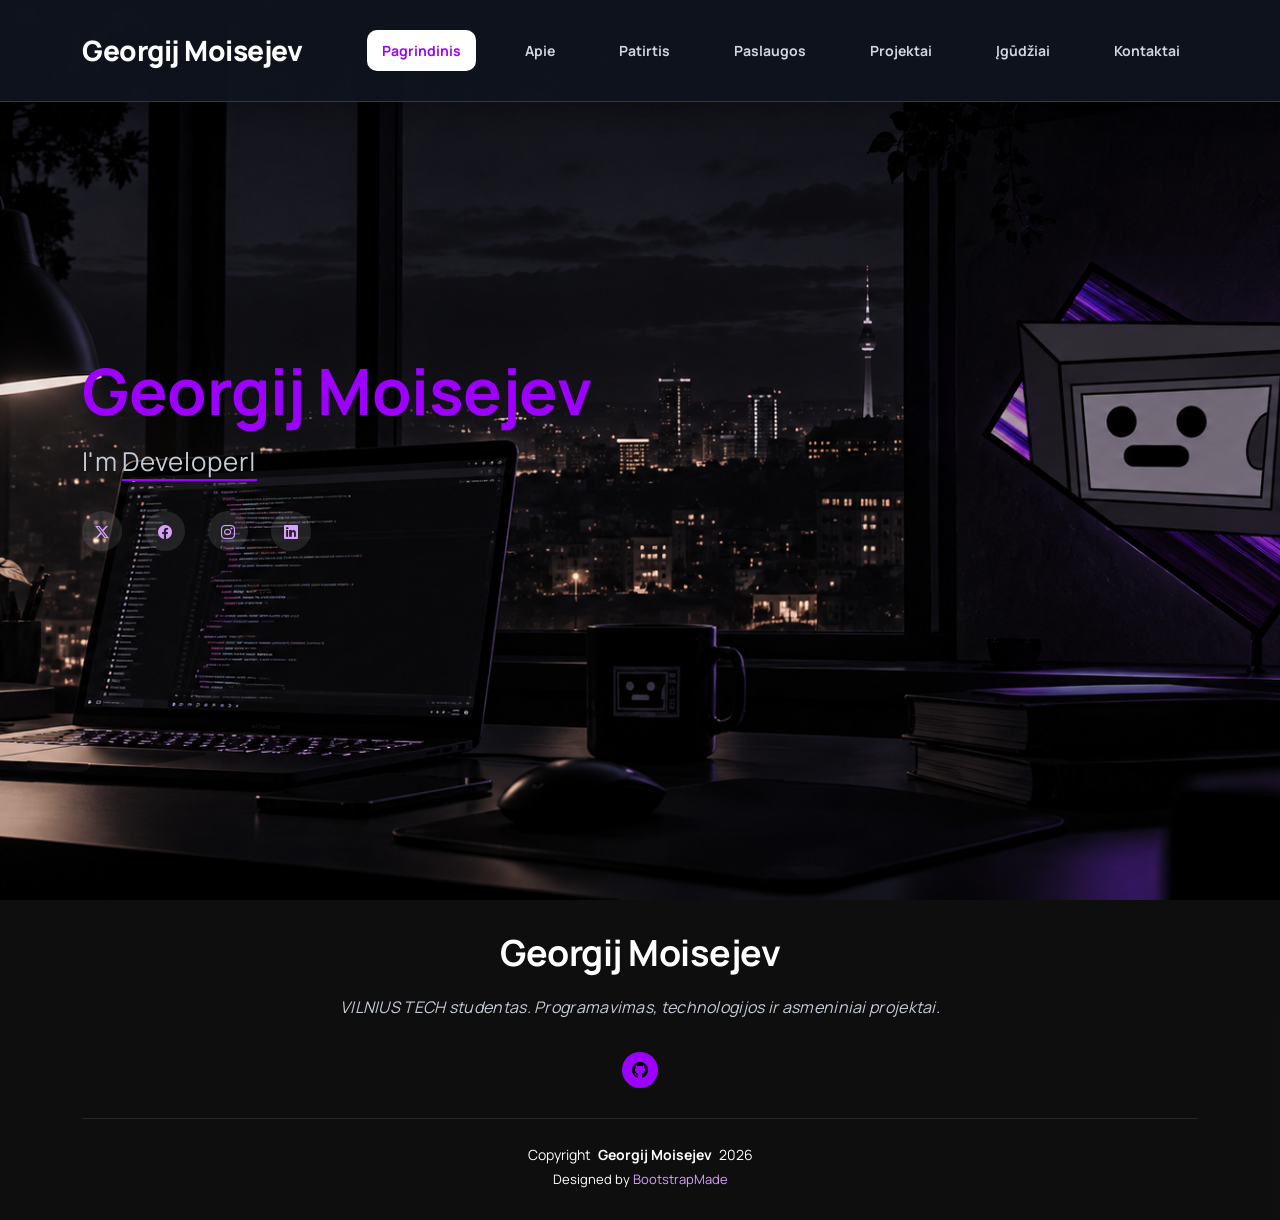
<file: index.html>
<!DOCTYPE html>
<html lang="lt">

<head>
  <meta charset="UTF-8">
  <meta content="width=device-width, initial-scale=1.0" name="viewport">
  <meta name="author" content="Georgij Moisejev">
  <meta name="description" content="Georgij Moisejev CV puslapis">
  <meta name="keywords" content="Georgij Moisejev, CV, programavimas, IT">
  <title>Mano CV</title>

  <!-- Favicons -->
  <link rel="icon" type="image/png" href="assets/img/favicon.png?v=2">
  <link href="assets/img/apple-touch-icon.png" rel="apple-touch-icon">

  <!-- Fonts -->
  <link href="https://fonts.googleapis.com" rel="preconnect">
  <link href="https://fonts.gstatic.com" rel="preconnect" crossorigin>
  <link href="https://fonts.googleapis.com/css2?family=Manrope:wght@400;500;600;700;800&display=swap" rel="stylesheet">

  <!-- Vendor CSS Files -->
  <link href="assets/vendor/bootstrap/css/bootstrap.min.css" rel="stylesheet">
  <link href="assets/vendor/bootstrap-icons/bootstrap-icons.css" rel="stylesheet">
  <link href="assets/vendor/aos/aos.css" rel="stylesheet">
  <link href="assets/vendor/swiper/swiper-bundle.min.css" rel="stylesheet">
  <link href="assets/vendor/glightbox/css/glightbox.min.css" rel="stylesheet">

  <!-- Main CSS File -->
  <link href="assets/css/main.css" rel="stylesheet">
<link href="assets/css/custom.css" rel="stylesheet">
  <!-- =======================================================
  * Template Name: Personal
  * Template URL: https://bootstrapmade.com/personal-free-resume-bootstrap-template/
  * Updated: Mar 05 2025 with Bootstrap v5.3.3
  * Author: BootstrapMade.com
  * License: https://bootstrapmade.com/license/
  ======================================================== -->
</head>

<body class="index-page">

  <header id="header" class="header d-flex align-items-center fixed-top">
    <div class="container-fluid container-xl position-relative d-flex align-items-center justify-content-between">

      <a href="index.html" class="logo d-flex align-items-center">
        <!-- Uncomment the line below if you also wish to use an image logo -->
        <!-- <img src="assets/img/logo.webp" alt=""> -->
        <h1 class="sitename">Georgij Moisejev</h1>
      </a>

      <nav id="navmenu" class="navmenu">
        <ul>
          <li><a href="index.html" class="active">Pagrindinis</a></li>
          <li><a href="about.html">Apie</a></li>
          <li><a href="resume.html">Patirtis</a></li>
          <li><a href="services.html">Paslaugos</a></li>
          <li><a href="portfolio.html">Projektai</a></li>
          <li><a href="skills.html">Įgūdžiai</a></li>
          <li><a href="contact.html">Kontaktai</a></li>
        </ul>
        <i class="mobile-nav-toggle d-xl-none bi bi-list"></i>
      </nav>

    </div>
  </header>

  <main class="main">

    <!-- Hero Section -->
    <section id="hero" class="hero section dark-background">

      <img src="assets/img/hero-bg.png" alt="" data-aos="fade-in">

      <div class="container" data-aos="zoom-out" data-aos-delay="100">
        <h2>Georgij Moisejev</h2>
        <p>I'm <span class="typed" data-typed-items="Developer, AI Engineer, Programmer"></span><span class="typed-cursor typed-cursor--blink"></span></p>
        <div class="social-links">
          <a href="#"><i class="bi bi-twitter-x"></i></a>
          <a href="#"><i class="bi bi-facebook"></i></a>
          <a href="#"><i class="bi bi-instagram"></i></a>
          <a href="#"><i class="bi bi-linkedin"></i></a>
        </div>
      </div>

    </section><!-- /Hero Section -->

  </main>

    <footer id="footer" class="footer dark-background">
    <div class="container">
      <h3 class="sitename">Georgij Moisejev</h3>
      <p>VILNIUS TECH studentas. Programavimas, technologijos ir asmeniniai projektai.</p>
      <div class="social-links d-flex justify-content-center">
        <a href="https://github.com/este-microondas" target="_blank" rel="noopener noreferrer" aria-label="Georgij Moisejev GitHub profilis">
          <i class="bi bi-github"></i>
        </a>
      </div>
      <div class="copyright">
        <span>Copyright</span>
        <strong class="px-1 sitename">Georgij Moisejev</strong>
        <span>2026</span>
      </div>
      <div class="credits">
        Designed by <a href="https://bootstrapmade.com/">BootstrapMade</a>
      </div>
    </div>
  </footer>

  <!-- Scroll Top -->
  <a href="#" id="scroll-top" class="scroll-top d-flex align-items-center justify-content-center"><i class="bi bi-arrow-up-short"></i></a>

  <!-- Preloader -->
  <div id="preloader"></div>

  <!-- Vendor JS Files -->
  <script src="assets/vendor/bootstrap/js/bootstrap.bundle.min.js"></script>
  <script src="assets/vendor/php-email-form/validate.js"></script>
  <script src="assets/vendor/aos/aos.js"></script>
  <script src="assets/vendor/typed.js/typed.umd.js"></script>
  <script src="assets/vendor/purecounter/purecounter_vanilla.js"></script>
  <script src="assets/vendor/waypoints/noframework.waypoints.js"></script>
  <script src="assets/vendor/swiper/swiper-bundle.min.js"></script>
  <script src="assets/vendor/glightbox/js/glightbox.min.js"></script>
  <script src="assets/vendor/imagesloaded/imagesloaded.pkgd.min.js"></script>
  <script src="assets/vendor/isotope-layout/isotope.pkgd.min.js"></script>

  <!-- Main JS File -->
  <script src="assets/js/main.js"></script>

  <script src="assets/js/custom.js"></script>
</body>

</html>
</file>
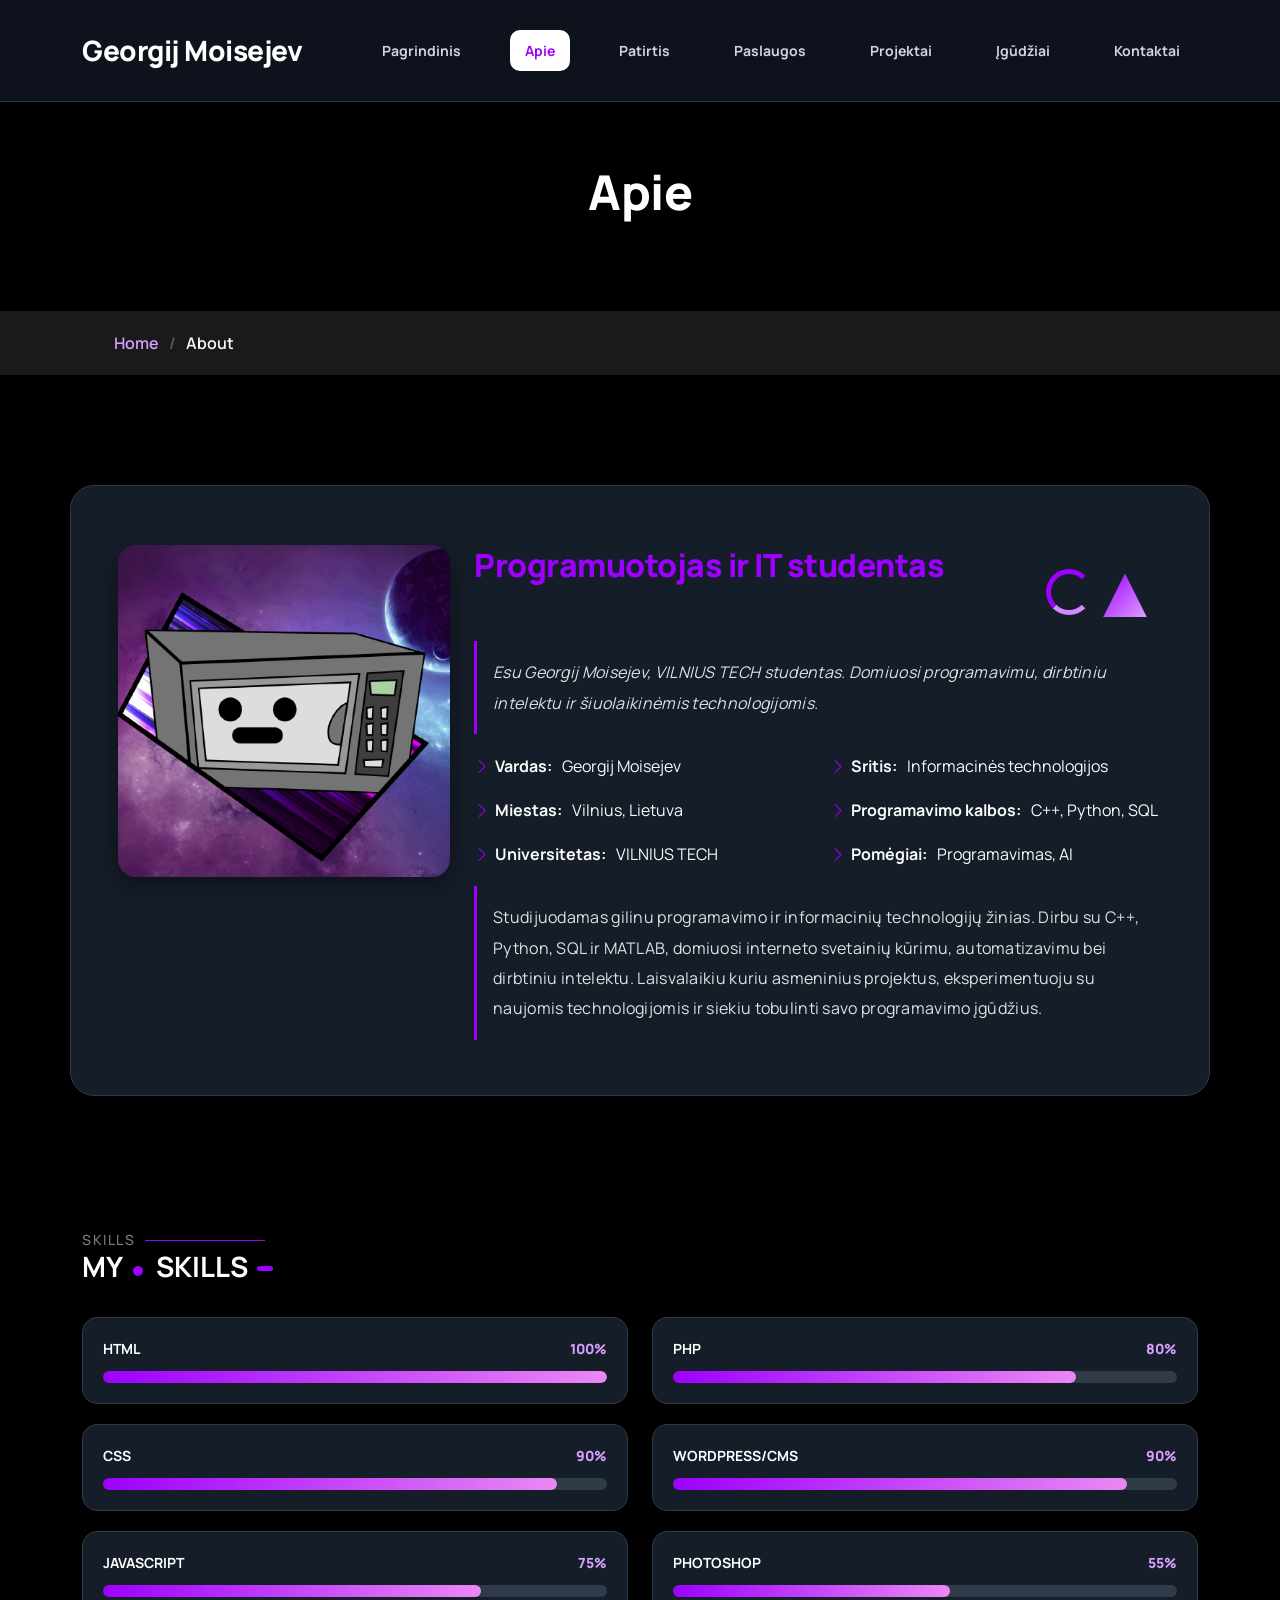
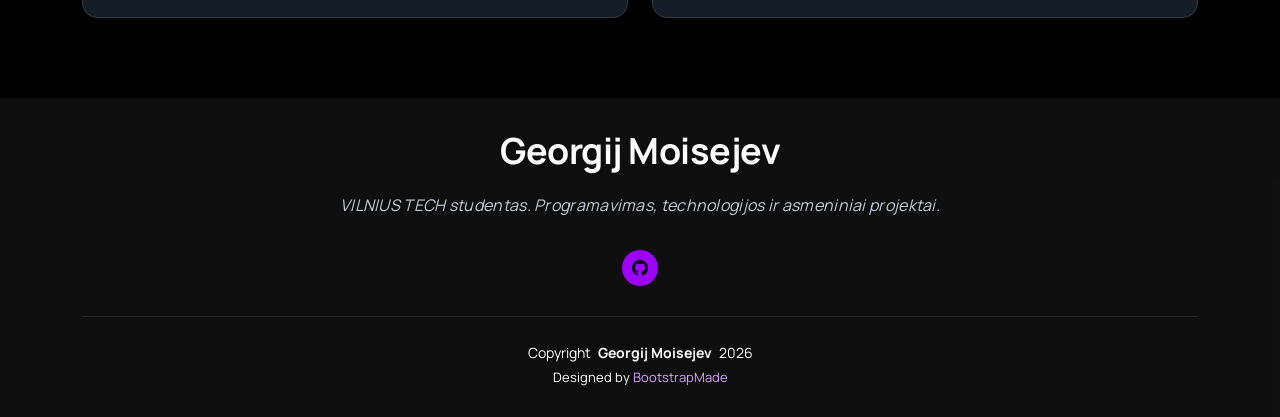
<file: about.html>
<!DOCTYPE html>
<html lang="lt">

<head>
  <meta charset="utf-8">
  <meta content="width=device-width, initial-scale=1.0" name="viewport">
  <title>About - Personal Bootstrap Template</title>
  <meta name="description" content="">
  <meta name="keywords" content="">

  <!-- Favicons -->
  <link href="assets/img/favicon.png" rel="icon">
  <link href="assets/img/apple-touch-icon.png" rel="apple-touch-icon">

  <!-- Fonts -->
  <link href="https://fonts.googleapis.com" rel="preconnect">
  <link href="https://fonts.gstatic.com" rel="preconnect" crossorigin>
  <link href="https://fonts.googleapis.com/css2?family=Manrope:wght@400;500;600;700;800&display=swap" rel="stylesheet">

  <!-- Vendor CSS Files -->
  <link href="assets/vendor/bootstrap/css/bootstrap.min.css" rel="stylesheet">
  <link href="assets/vendor/bootstrap-icons/bootstrap-icons.css" rel="stylesheet">
  <link href="assets/vendor/aos/aos.css" rel="stylesheet">
  <link href="assets/vendor/swiper/swiper-bundle.min.css" rel="stylesheet">
  <link href="assets/vendor/glightbox/css/glightbox.min.css" rel="stylesheet">

  <!-- Main CSS File -->
  <link href="assets/css/main.css" rel="stylesheet">
<link href="assets/css/custom.css" rel="stylesheet">
  <!-- =======================================================
  * Template Name: Personal
  * Template URL: https://bootstrapmade.com/personal-free-resume-bootstrap-template/
  * Updated: Mar 05 2025 with Bootstrap v5.3.3
  * Author: BootstrapMade.com
  * License: https://bootstrapmade.com/license/
  ======================================================== -->
</head>

<body class="about-page">

  <header id="header" class="header d-flex align-items-center fixed-top">
    <div class="container-fluid container-xl position-relative d-flex align-items-center justify-content-between">

      <a href="index.html" class="logo d-flex align-items-center">
        <!-- Uncomment the line below if you also wish to use an image logo -->
        <!-- <img src="assets/img/logo.webp" alt=""> -->
        <h1 class="sitename">Georgij Moisejev</h1>
      </a>

      <nav id="navmenu" class="navmenu">
        <ul>
          <li><a href="index.html">Pagrindinis</a></li>
          <li><a href="about.html" class="active">Apie</a></li>
          <li><a href="resume.html">Patirtis</a></li>
          <li><a href="services.html">Paslaugos</a></li>
          <li><a href="portfolio.html">Projektai</a></li>
          <li><a href="skills.html">Įgūdžiai</a></li>
          <li><a href="contact.html">Kontaktai</a></li>
        </ul>
        <i class="mobile-nav-toggle d-xl-none bi bi-list"></i>
      </nav>

    </div>
  </header>

  <main class="main">

    <!-- Page Title -->
    <div class="page-title" data-aos="fade">
      <div class="heading">
        <div class="container">
          <div class="row d-flex justify-content-center text-center">
            <div class="col-lg-8">
              <h1>Apie</h1>
            </div>
          </div>
        </div>
      </div>
      <nav class="breadcrumbs">
        <div class="container">
          <ol>
            <li><a href="index.html">Home</a></li>
            <li class="current">About</li>
          </ol>
        </div>
      </nav>
    </div><!-- End Page Title -->

    
<!-- About Section -->
<section id="about" class="about section">

  <div class="container" data-aos="fade-up" data-aos-delay="100">

    <div class="row gy-4 justify-content-center">

      <div class="col-lg-4">
        <img src="assets/img/avatar.png" class="img-fluid" alt="Mikrobangų krosnelės iliustracija kosminiame fone">
      </div>

      <div class="col-lg-8 content">
        <h2>Programuotojas ir IT studentas</h2>

        <p class="fst-italic py-3">
          Esu Georgij Moisejev, VILNIUS TECH studentas.
          Domiuosi programavimu, dirbtiniu intelektu
          ir šiuolaikinėmis technologijomis.
        </p>

        <div class="row">
          <div class="col-lg-6">
            <ul>
              <li><i class="bi bi-chevron-right"></i>
                <strong>Vardas:</strong> <span>Georgij Moisejev</span></li>
              <li><i class="bi bi-chevron-right"></i>
                <strong>Miestas:</strong> <span>Vilnius, Lietuva</span></li>
              <li><i class="bi bi-chevron-right"></i>
                <strong>Universitetas:</strong> <span>VILNIUS TECH</span></li>
            </ul>
          </div>

          <div class="col-lg-6">
            <ul>
              <li><i class="bi bi-chevron-right"></i>
                <strong>Sritis:</strong> <span>Informacinės technologijos</span></li>
              <li><i class="bi bi-chevron-right"></i>
                <strong>Programavimo kalbos:</strong> <span>C++, Python, SQL</span></li>
              <li><i class="bi bi-chevron-right"></i>
                <strong>Pomėgiai:</strong> <span>Programavimas, AI</span></li>
            </ul>
          </div>
        </div>

        <p class="py-3">
          Studijuodamas gilinu programavimo ir informacinių
          technologijų žinias. Dirbu su C++, Python, SQL
          ir MATLAB, domiuosi interneto svetainių kūrimu,
          automatizavimu bei dirbtiniu intelektu.
          Laisvalaikiu kuriu asmeninius projektus,
          eksperimentuoju su naujomis technologijomis
          ir siekiu tobulinti savo programavimo įgūdžius.
        </p>

      </div>
    </div>
  </div>

</section><!-- /About Section -->

    <!-- Skills Section -->
    <section id="skills" class="skills section">

      <!-- Section Title -->
      <div class="container section-title" data-aos="fade-up">
        <h2>Skills</h2>
        <div><span>My</span> <span class="description-title">Skills</span></div>
      </div><!-- End Section Title -->

      <div class="container" data-aos="fade-up" data-aos-delay="100">

        <div class="row skills-content skills-animation">

          <div class="col-lg-6">

            <div class="progress">
              <span class="skill"><span>HTML</span> <i class="val">100%</i></span>
              <div class="progress-bar-wrap">
                <div class="progress-bar" role="progressbar" aria-valuenow="100" aria-valuemin="0" aria-valuemax="100"></div>
              </div>
            </div><!-- End Skills Item -->

            <div class="progress">
              <span class="skill"><span>CSS</span> <i class="val">90%</i></span>
              <div class="progress-bar-wrap">
                <div class="progress-bar" role="progressbar" aria-valuenow="90" aria-valuemin="0" aria-valuemax="100"></div>
              </div>
            </div><!-- End Skills Item -->

            <div class="progress">
              <span class="skill"><span>JavaScript</span> <i class="val">75%</i></span>
              <div class="progress-bar-wrap">
                <div class="progress-bar" role="progressbar" aria-valuenow="75" aria-valuemin="0" aria-valuemax="100"></div>
              </div>
            </div><!-- End Skills Item -->

          </div>

          <div class="col-lg-6">

            <div class="progress">
              <span class="skill"><span>PHP</span> <i class="val">80%</i></span>
              <div class="progress-bar-wrap">
                <div class="progress-bar" role="progressbar" aria-valuenow="80" aria-valuemin="0" aria-valuemax="100"></div>
              </div>
            </div><!-- End Skills Item -->

            <div class="progress">
              <span class="skill"><span>WordPress/CMS</span> <i class="val">90%</i></span>
              <div class="progress-bar-wrap">
                <div class="progress-bar" role="progressbar" aria-valuenow="90" aria-valuemin="0" aria-valuemax="100"></div>
              </div>
            </div><!-- End Skills Item -->

            <div class="progress">
              <span class="skill"><span>Photoshop</span> <i class="val">55%</i></span>
              <div class="progress-bar-wrap">
                <div class="progress-bar" role="progressbar" aria-valuenow="55" aria-valuemin="0" aria-valuemax="100"></div>
              </div>
            </div><!-- End Skills Item -->

          </div>

        </div>

      </div>

    </section><!-- /Skills Section -->

  </main>

    <footer id="footer" class="footer dark-background">
    <div class="container">
      <h3 class="sitename">Georgij Moisejev</h3>
      <p>VILNIUS TECH studentas. Programavimas, technologijos ir asmeniniai projektai.</p>
      <div class="social-links d-flex justify-content-center">
        <a href="https://github.com/este-microondas" target="_blank" rel="noopener noreferrer" aria-label="Georgij Moisejev GitHub profilis">
          <i class="bi bi-github"></i>
        </a>
      </div>
      <div class="copyright">
        <span>Copyright</span>
        <strong class="px-1 sitename">Georgij Moisejev</strong>
        <span>2026</span>
      </div>
      <div class="credits">
        Designed by <a href="https://bootstrapmade.com/">BootstrapMade</a>
      </div>
    </div>
  </footer>

  <!-- Scroll Top -->
  <a href="#" id="scroll-top" class="scroll-top d-flex align-items-center justify-content-center"><i class="bi bi-arrow-up-short"></i></a>

  <!-- Preloader -->
  <div id="preloader"></div>

  <!-- Vendor JS Files -->
  <script src="assets/vendor/bootstrap/js/bootstrap.bundle.min.js"></script>
  <script src="assets/vendor/php-email-form/validate.js"></script>
  <script src="assets/vendor/aos/aos.js"></script>
  <script src="assets/vendor/typed.js/typed.umd.js"></script>
  <script src="assets/vendor/purecounter/purecounter_vanilla.js"></script>
  <script src="assets/vendor/waypoints/noframework.waypoints.js"></script>
  <script src="assets/vendor/swiper/swiper-bundle.min.js"></script>
  <script src="assets/vendor/glightbox/js/glightbox.min.js"></script>
  <script src="assets/vendor/imagesloaded/imagesloaded.pkgd.min.js"></script>
  <script src="assets/vendor/isotope-layout/isotope.pkgd.min.js"></script>

  <!-- Main JS File -->
  <script src="assets/js/main.js"></script>

</body>

</html>
</file>
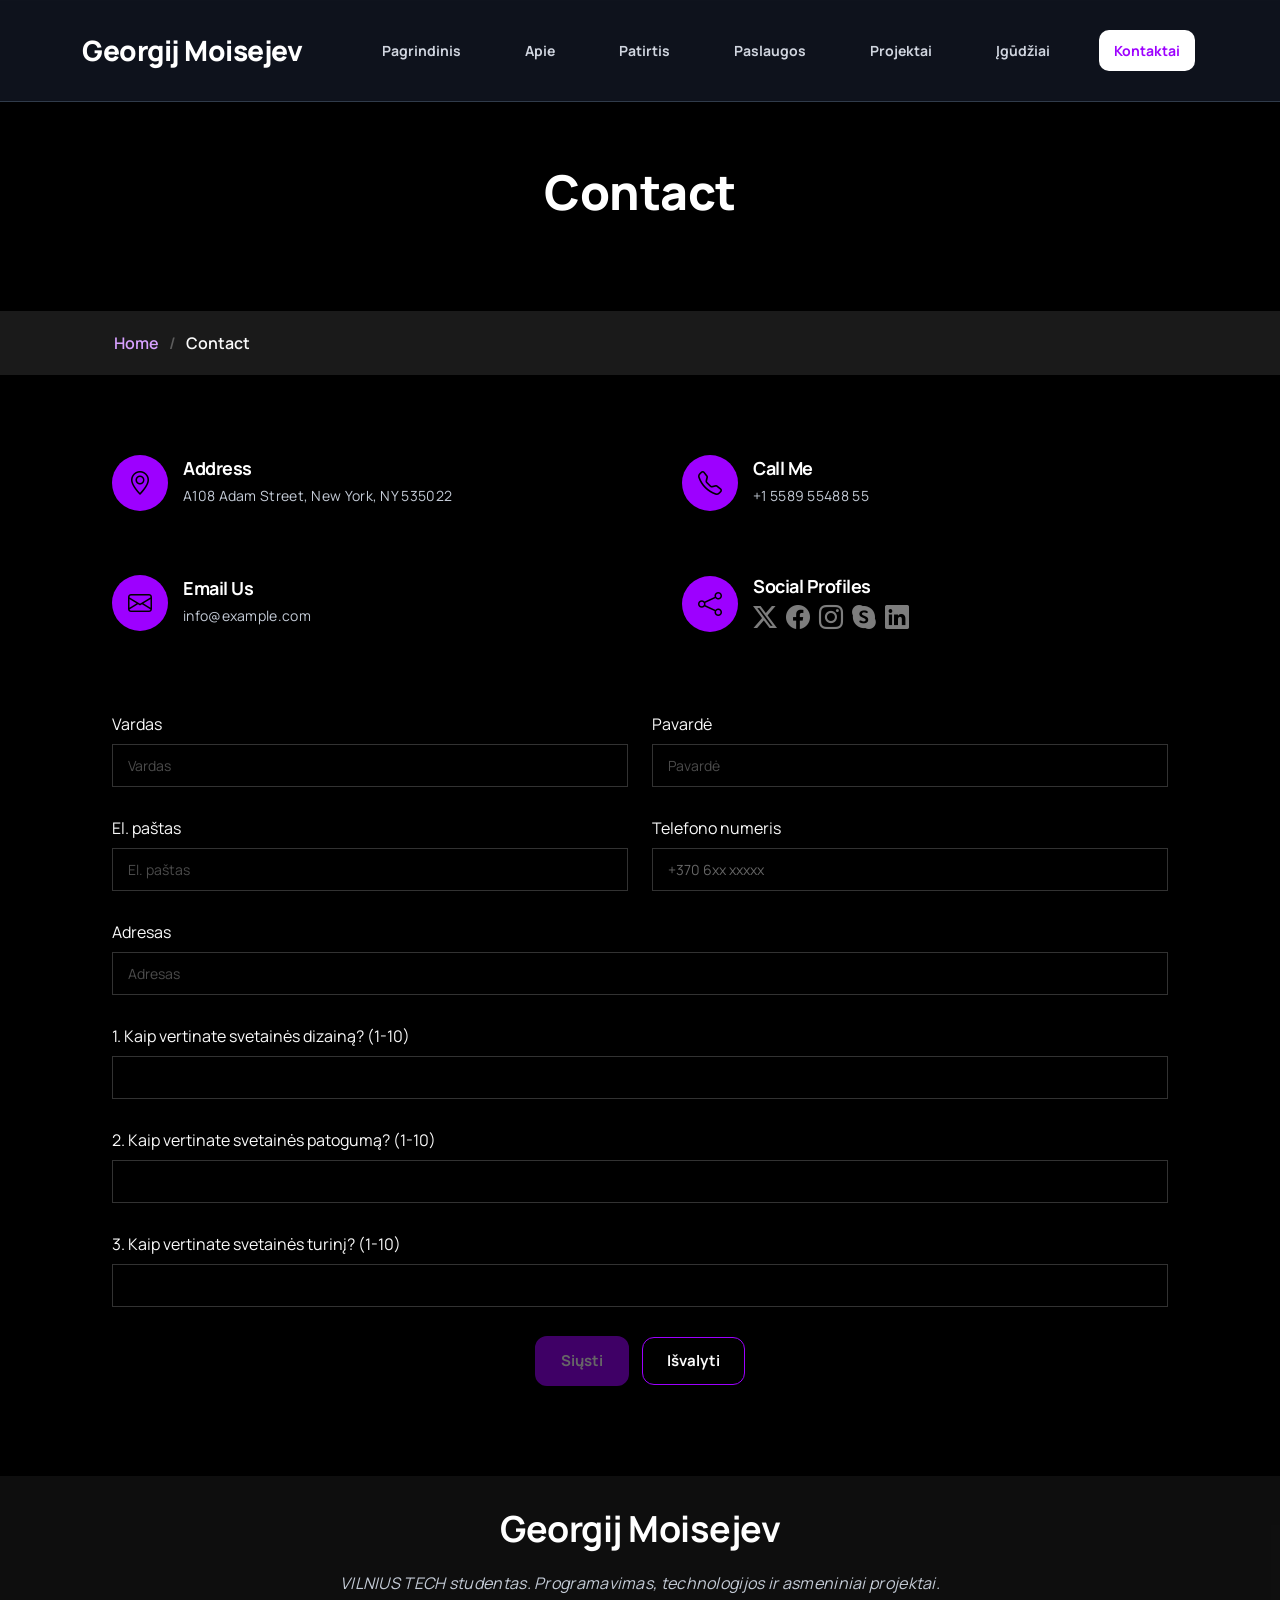
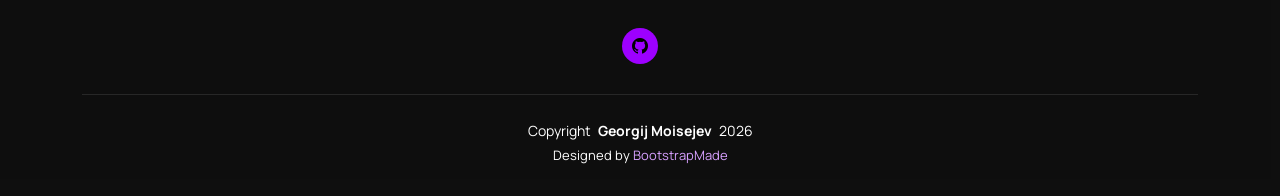
<file: contact.html>
<!DOCTYPE html>
<html lang="en">

<head>
  <meta charset="utf-8">
  <meta content="width=device-width, initial-scale=1.0" name="viewport">
  <title>Contact - Personal Bootstrap Template</title>
  <meta name="description" content="">
  <meta name="keywords" content="">

  <!-- Favicons -->
  <link href="assets/img/favicon.png" rel="icon">
  <link href="assets/img/apple-touch-icon.png" rel="apple-touch-icon">

  <!-- Fonts -->
  <link href="https://fonts.googleapis.com" rel="preconnect">
  <link href="https://fonts.gstatic.com" rel="preconnect" crossorigin>
  <link href="https://fonts.googleapis.com/css2?family=Manrope:wght@400;500;600;700;800&display=swap" rel="stylesheet">

  <!-- Vendor CSS Files -->
  <link href="assets/vendor/bootstrap/css/bootstrap.min.css" rel="stylesheet">
  <link href="assets/vendor/bootstrap-icons/bootstrap-icons.css" rel="stylesheet">
  <link href="assets/vendor/aos/aos.css" rel="stylesheet">
  <link href="assets/vendor/swiper/swiper-bundle.min.css" rel="stylesheet">
  <link href="assets/vendor/glightbox/css/glightbox.min.css" rel="stylesheet">

  <!-- Main CSS File -->
  <link href="assets/css/main.css" rel="stylesheet">
<link href="assets/css/custom.css" rel="stylesheet">  <!-- =======================================================
  * Template Name: Personal
  * Template URL: https://bootstrapmade.com/personal-free-resume-bootstrap-template/
  * Updated: Mar 05 2025 with Bootstrap v5.3.3
  * Author: BootstrapMade.com
  * License: https://bootstrapmade.com/license/
  ======================================================== -->
</head>

<body class="contact-page">

  <header id="header" class="header d-flex align-items-center fixed-top">
    <div class="container-fluid container-xl position-relative d-flex align-items-center justify-content-between">

      <a href="index.html" class="logo d-flex align-items-center">
        <!-- Uncomment the line below if you also wish to use an image logo -->
        <!-- <img src="assets/img/logo.webp" alt=""> -->
        <h1 class="sitename">Georgij Moisejev</h1>
      </a>

      <nav id="navmenu" class="navmenu">
        <ul>
          <li><a href="index.html">Pagrindinis</a></li>
          <li><a href="about.html">Apie</a></li>
          <li><a href="resume.html">Patirtis</a></li>
          <li><a href="services.html">Paslaugos</a></li>
          <li><a href="portfolio.html">Projektai</a></li>
          <li><a href="skills.html">Įgūdžiai</a></li>
          <li><a href="contact.html" class="active">Kontaktai</a></li>
        </ul>
        <i class="mobile-nav-toggle d-xl-none bi bi-list"></i>
      </nav>

    </div>
  </header>

  <main class="main">

    <!-- Page Title -->
    <div class="page-title" data-aos="fade">
      <div class="heading">
        <div class="container">
          <div class="row d-flex justify-content-center text-center">
            <div class="col-lg-8">
              <h1>Contact</h1>
            </div>
          </div>
        </div>
      </div>
      <nav class="breadcrumbs">
        <div class="container">
          <ol>
            <li><a href="index.html">Home</a></li>
            <li class="current">Contact</li>
          </ol>
        </div>
      </nav>
    </div><!-- End Page Title -->

    <!-- Contact Section -->
    <section id="contact" class="contact section">

      <div class="container" data-aos="fade-up" data-aos-delay="100">

        <div class="row gy-4">

          <div class="col-md-6">
            <div class="info-item d-flex align-items-center" data-aos="fade-up" data-aos-delay="200">
              <i class="icon bi bi-geo-alt flex-shrink-0"></i>
              <div>
                <h3>Address</h3>
                <p>A108 Adam Street, New York, NY 535022</p>
              </div>
            </div>
          </div><!-- End Info Item -->

          <div class="col-md-6">
            <div class="info-item d-flex align-items-center" data-aos="fade-up" data-aos-delay="300">
              <i class="icon bi bi-telephone flex-shrink-0"></i>
              <div>
                <h3>Call Me</h3>
                <p>+1 5589 55488 55</p>
              </div>
            </div>
          </div><!-- End Info Item -->

          <div class="col-md-6">
            <div class="info-item d-flex align-items-center" data-aos="fade-up" data-aos-delay="400">
              <i class="icon bi bi-envelope flex-shrink-0"></i>
              <div>
                <h3>Email Us</h3>
                <p>info@example.com</p>
              </div>
            </div>
          </div><!-- End Info Item -->

          <div class="col-md-6">
            <div class="info-item d-flex align-items-center" data-aos="fade-up" data-aos-delay="500">
              <i class="icon bi bi-share flex-shrink-0"></i>
              <div>
                <h3>Social Profiles</h3>
                <div class="social-links">
                  <a href="#"><i class="bi bi-twitter-x"></i></a>
                  <a href="#"><i class="bi bi-facebook"></i></a>
                  <a href="#"><i class="bi bi-instagram"></i></a>
                  <a href="#"><i class="bi bi-skype"></i></a>
                  <a href="#"><i class="bi bi-linkedin"></i></a>
                </div>
              </div>
            </div>
          </div><!-- End Info Item -->

        </div>

          
<form id="contactForm" class="php-email-form" data-aos="fade-up" data-aos-delay="600">
  <div class="row gy-4">

    <div class="col-md-6">
      <label for="vardas" class="form-label">Vardas</label>
      <input type="text" id="vardas" name="vardas" class="form-control" placeholder="Vardas" required>
    </div>

    <div class="col-md-6">
      <label for="pavarde" class="form-label">Pavardė</label>
      <input type="text" id="pavarde" name="pavarde" class="form-control" placeholder="Pavardė" required>
    </div>

    <div class="col-md-6">
      <label for="email" class="form-label">El. paštas</label>
      <input type="email" id="email" name="email" class="form-control" placeholder="El. paštas" required>
    </div>

    <div class="col-md-6">
      <label for="telefonas" class="form-label">Telefono numeris</label>
      <input type="tel" id="telefonas" name="telefonas" class="form-control" placeholder="+370 6xx xxxxx" required>
    </div>

    <div class="col-md-12">
      <label for="adresas" class="form-label">Adresas</label>
      <input type="text" id="adresas" name="adresas" class="form-control" placeholder="Adresas" required>
    </div>

    <div class="col-md-12">
      <label for="klausimas1" class="form-label">1. Kaip vertinate svetainės dizainą? (1-10)</label>
      <input type="number" id="klausimas1" name="klausimas1" class="form-control" min="1" max="10" required>
    </div>

    <div class="col-md-12">
      <label for="klausimas2" class="form-label">2. Kaip vertinate svetainės patogumą? (1-10)</label>
      <input type="number" id="klausimas2" name="klausimas2" class="form-control" min="1" max="10" required>
    </div>

    <div class="col-md-12">
      <label for="klausimas3" class="form-label">3. Kaip vertinate svetainės turinį? (1-10)</label>
      <input type="number" id="klausimas3" name="klausimas3" class="form-control" min="1" max="10" required>
    </div>

<div class="col-md-12 text-center">
  <button type="submit">Siųsti</button>
  <button type="button" id="isvalyti">Išvalyti</button>
</div>

  </div>
</form><!-- End Contact Form -->

      </div>

    </section><!-- /Contact Section -->

  </main>

    <footer id="footer" class="footer dark-background">
    <div class="container">
      <h3 class="sitename">Georgij Moisejev</h3>
      <p>VILNIUS TECH studentas. Programavimas, technologijos ir asmeniniai projektai.</p>
      <div class="social-links d-flex justify-content-center">
        <a href="https://github.com/este-microondas" target="_blank" rel="noopener noreferrer" aria-label="Georgij Moisejev GitHub profilis">
          <i class="bi bi-github"></i>
        </a>
      </div>
      <div class="copyright">
        <span>Copyright</span>
        <strong class="px-1 sitename">Georgij Moisejev</strong>
        <span>2026</span>
      </div>
      <div class="credits">
        Designed by <a href="https://bootstrapmade.com/">BootstrapMade</a>
      </div>
    </div>
  </footer>

  <!-- Scroll Top -->
  <a href="#" id="scroll-top" class="scroll-top d-flex align-items-center justify-content-center"><i class="bi bi-arrow-up-short"></i></a>

  <!-- Preloader -->
  <div id="preloader"></div>

  <!-- Vendor JS Files -->
  <script src="assets/vendor/bootstrap/js/bootstrap.bundle.min.js"></script>
  <script src="assets/vendor/aos/aos.js"></script>
  <script src="assets/vendor/typed.js/typed.umd.js"></script>
  <script src="assets/vendor/purecounter/purecounter_vanilla.js"></script>
  <script src="assets/vendor/waypoints/noframework.waypoints.js"></script>
  <script src="assets/vendor/swiper/swiper-bundle.min.js"></script>
  <script src="assets/vendor/glightbox/js/glightbox.min.js"></script>
  <script src="assets/vendor/imagesloaded/imagesloaded.pkgd.min.js"></script>
  <script src="assets/vendor/isotope-layout/isotope.pkgd.min.js"></script>

  <!-- Main JS File -->
  <script src="assets/js/main.js"></script>

  <script src="assets/js/custom.js"></script>
</body>

</html>
</file>
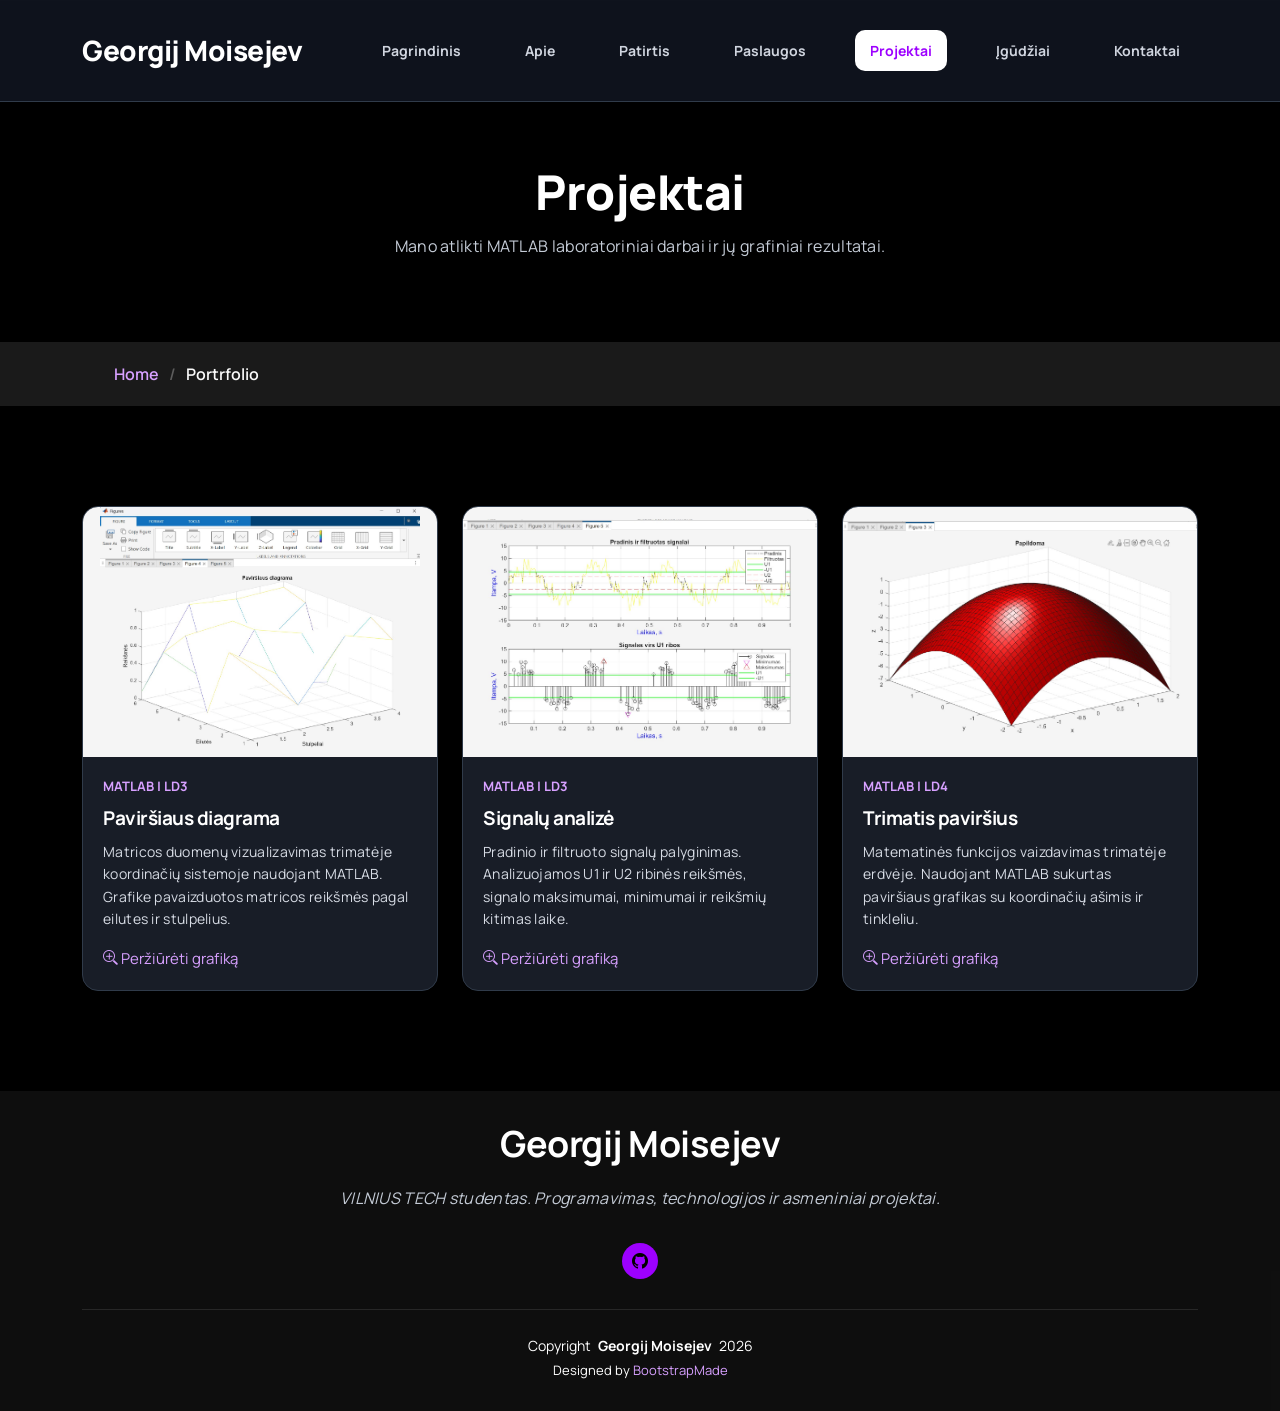
<file: portfolio.html>
<!DOCTYPE html>
<html lang="lt">

<head>
  <meta charset="utf-8">
  <meta content="width=device-width, initial-scale=1.0" name="viewport">
  <title>Projektai | Georgij Moisejev</title>
  <meta name="description" content="Georgij Moisejev MATLAB laboratorinių darbų grafikai ir projektai.">
  <meta name="keywords" content="MATLAB, projektai, VILNIUS TECH, Georgij Moisejev">

  <!-- Favicons -->
  <link href="assets/img/favicon.png" rel="icon" type="image/png">
  <link href="assets/img/apple-touch-icon.png" rel="apple-touch-icon">

  <!-- Fonts -->
  <link href="https://fonts.googleapis.com" rel="preconnect">
  <link href="https://fonts.gstatic.com" rel="preconnect" crossorigin>
  <link href="https://fonts.googleapis.com/css2?family=Manrope:wght@400;500;600;700;800&display=swap" rel="stylesheet">

  <!-- Vendor CSS Files -->
  <link href="assets/vendor/bootstrap/css/bootstrap.min.css" rel="stylesheet">
  <link href="assets/vendor/bootstrap-icons/bootstrap-icons.css" rel="stylesheet">
  <link href="assets/vendor/aos/aos.css" rel="stylesheet">
  <link href="assets/vendor/swiper/swiper-bundle.min.css" rel="stylesheet">
  <link href="assets/vendor/glightbox/css/glightbox.min.css" rel="stylesheet">

  <!-- Main CSS File -->
  <link href="assets/css/main.css" rel="stylesheet">
<link href="assets/css/custom.css" rel="stylesheet">

</head>

<body class="portfolio-page">

  <!-- Header -->
  <header id="header" class="header d-flex align-items-center fixed-top">
    <div class="container-fluid container-xl position-relative d-flex align-items-center justify-content-between">

      <a href="index.html" class="logo d-flex align-items-center">
        <h1 class="sitename">Georgij Moisejev</h1>
      </a>

      <nav id="navmenu" class="navmenu">
        <ul>
          <li><a href="index.html">Pagrindinis</a></li>
          <li><a href="about.html">Apie</a></li>
          <li><a href="resume.html">Patirtis</a></li>
          <li><a href="services.html">Paslaugos</a></li>
          <li><a href="portfolio.html" class="active">Projektai</a></li>
          <li><a href="skills.html">Įgūdžiai</a></li>
          <li><a href="contact.html">Kontaktai</a></li>
        </ul>
        <i class="mobile-nav-toggle d-xl-none bi bi-list"></i>
      </nav>

    </div>
  </header>

  <main class="main">

    <!-- Page Title -->
    <div class="page-title" data-aos="fade">
      <div class="heading">
        <div class="container">
          <div class="row d-flex justify-content-center text-center">
            <div class="col-lg-8">
              <h1>Projektai</h1>
              <p class="mb-0">
                Mano atlikti MATLAB laboratoriniai darbai ir jų grafiniai rezultatai.
              </p>
            </div>
          </div>
        </div>
      </div>

      <nav class="breadcrumbs">
        <div class="container">
          <ol>
            <li><a href="index.html">Home</a></li>
            <li class="current">Portrfolio</li>
          </ol>
        </div>
      </nav>
    </div>
    <!-- End Page Title -->

    <!-- Portfolio Section -->
    <section id="portfolio" class="portfolio section">

      <div class="container">

        <div class="row gy-4">

          <!-- Grafikas 1: LD3 -->
          <div class="col-lg-4 col-md-6" data-aos="fade-up" data-aos-delay="100">

            <div class="matlab-card">

              <img src="assets/img/grafikas1.jpg"
                   class="matlab-image"
                   alt="MATLAB LD3 paviršiaus diagrama">

              <div class="matlab-info">

                <span class="matlab-label">MATLAB | LD3</span>

                <h4>Paviršiaus diagrama</h4>

                <p>
                  Matricos duomenų vizualizavimas trimatėje
                  koordinačių sistemoje naudojant MATLAB.
                  Grafike pavaizduotos matricos reikšmės
                  pagal eilutes ir stulpelius.
                </p>

                <a href="assets/img/grafikas1.jpg"
                   class="glightbox"
                   data-gallery="matlab-gallery"
                   title="LD3: Paviršiaus diagrama">
                  <i class="bi bi-zoom-in"></i>
                  Peržiūrėti grafiką
                </a>

              </div>
            </div>
          </div>

          <!-- Grafikas 2: LD3 -->
          <div class="col-lg-4 col-md-6" data-aos="fade-up" data-aos-delay="200">

            <div class="matlab-card">

              <img src="assets/img/grafikas2.jpg"
                   class="matlab-image"
                   alt="MATLAB LD3 signalų analizės grafikai">

              <div class="matlab-info">

                <span class="matlab-label">MATLAB | LD3</span>

                <h4>Signalų analizė</h4>

                <p>
                  Pradinio ir filtruoto signalų palyginimas.
                  Analizuojamos U1 ir U2 ribinės reikšmės,
                  signalo maksimumai, minimumai ir
                  reikšmių kitimas laike.
                </p>

                <a href="assets/img/grafikas2.jpg"
                   class="glightbox"
                   data-gallery="matlab-gallery"
                   title="LD3: Signalų analizė">
                  <i class="bi bi-zoom-in"></i>
                  Peržiūrėti grafiką
                </a>

              </div>
            </div>
          </div>

          <!-- Grafikas 3: LD4 -->
          <div class="col-lg-4 col-md-6" data-aos="fade-up" data-aos-delay="300">

            <div class="matlab-card">

              <img src="assets/img/grafikas3.jpg"
                   class="matlab-image"
                   alt="MATLAB LD4 trimatis matematinės funkcijos paviršius">

              <div class="matlab-info">

                <span class="matlab-label">MATLAB | LD4</span>

                <h4>Trimatis paviršius</h4>

                <p>
                  Matematinės funkcijos vaizdavimas
                  trimatėje erdvėje. Naudojant MATLAB
                  sukurtas paviršiaus grafikas su
                  koordinačių ašimis ir tinkleliu.
                </p>

                <a href="assets/img/grafikas3.jpg"
                   class="glightbox"
                   data-gallery="matlab-gallery"
                   title="LD4: Trimatis paviršius">
                  <i class="bi bi-zoom-in"></i>
                  Peržiūrėti grafiką
                </a>

              </div>
            </div>
          </div>

        </div>

      </div>

    </section>
    <!-- End Portfolio Section -->

  </main>

  <!-- Footer -->
  <footer id="footer" class="footer dark-background">
    <div class="container">

      <h3 class="sitename">Georgij Moisejev</h3>

      <p>
        VILNIUS TECH studentas.
        Programavimas, technologijos ir asmeniniai projektai.
      </p>

      <div class="social-links d-flex justify-content-center">
        <a href="https://github.com/este-microondas" target="_blank" rel="noopener noreferrer">
          <i class="bi bi-github"></i>
        </a>
      </div>

      <div class="copyright">
        <span>Copyright</span>
        <strong class="px-1 sitename">Georgij Moisejev</strong>
        <span>2026</span>
      </div>

      <div class="credits">
        Designed by
        <a href="https://bootstrapmade.com/">BootstrapMade</a>
      </div>

    </div>
  </footer>

  <!-- Scroll Top -->
  <a href="#" id="scroll-top" class="scroll-top d-flex align-items-center justify-content-center">
    <i class="bi bi-arrow-up-short"></i>
  </a>

  <!-- Preloader -->
  <div id="preloader"></div>

  <!-- Vendor JS Files -->
  <script src="assets/vendor/bootstrap/js/bootstrap.bundle.min.js"></script>
  <script src="assets/vendor/php-email-form/validate.js"></script>
  <script src="assets/vendor/aos/aos.js"></script>
  <script src="assets/vendor/typed.js/typed.umd.js"></script>
  <script src="assets/vendor/purecounter/purecounter_vanilla.js"></script>
  <script src="assets/vendor/waypoints/noframework.waypoints.js"></script>
  <script src="assets/vendor/swiper/swiper-bundle.min.js"></script>
  <script src="assets/vendor/glightbox/js/glightbox.min.js"></script>
  <script src="assets/vendor/imagesloaded/imagesloaded.pkgd.min.js"></script>
  <script src="assets/vendor/isotope-layout/isotope.pkgd.min.js"></script>

  <!-- Main JS File -->
  <script src="assets/js/main.js"></script>

</body>
</html>
</file>
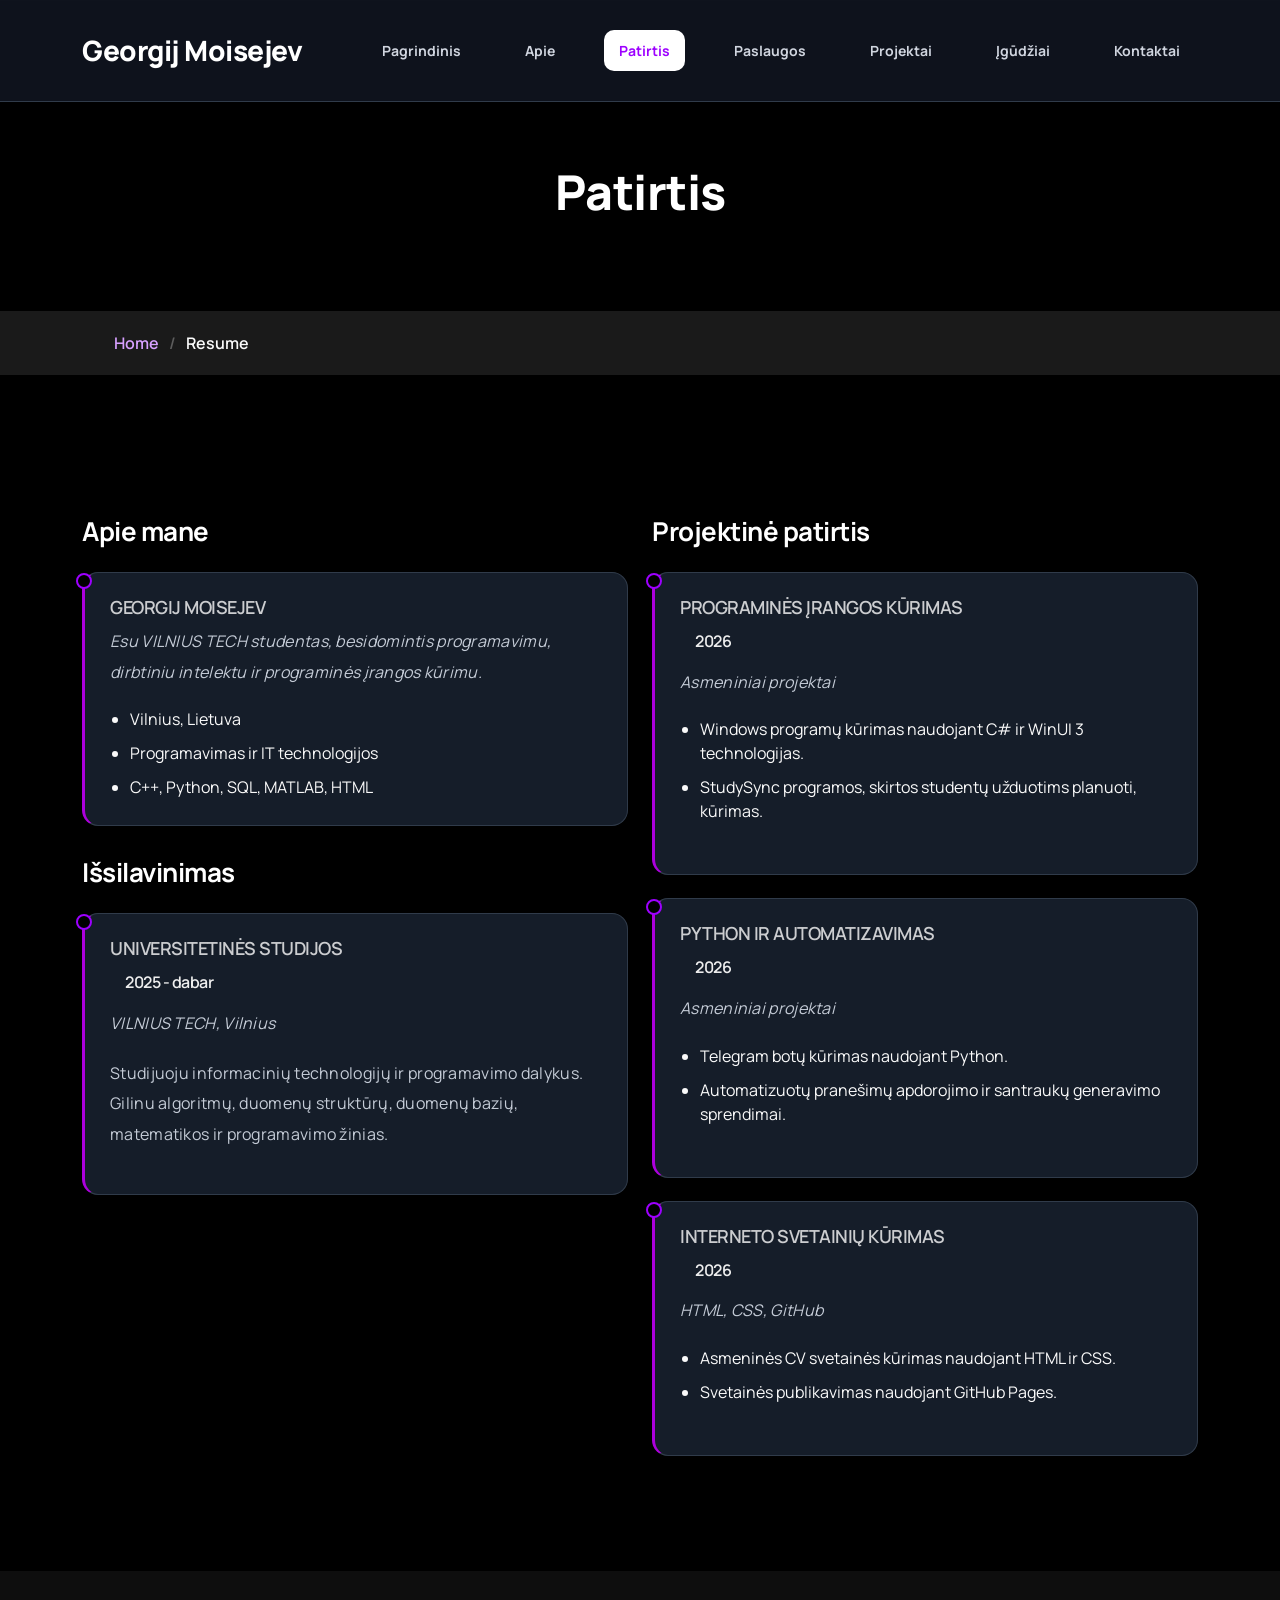
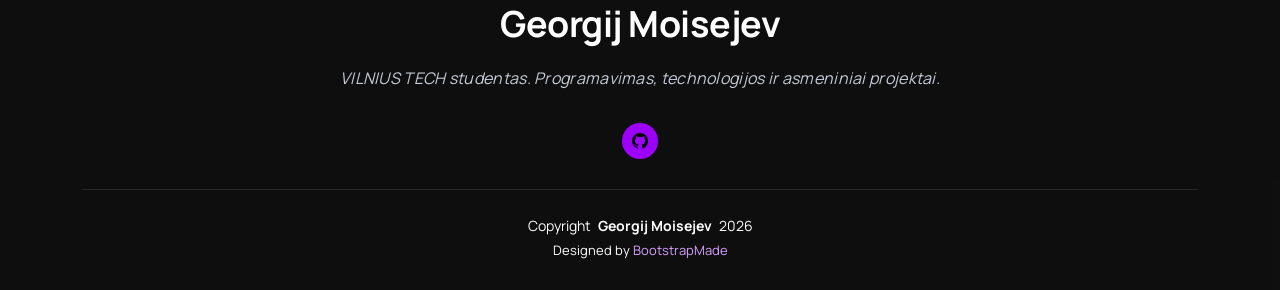
<file: resume.html>
<!DOCTYPE html>
<html lang="en">

<head>
  <meta charset="utf-8">
  <meta content="width=device-width, initial-scale=1.0" name="viewport">
  <title>Resume - Personal Bootstrap Template</title>
  <meta name="description" content="">
  <meta name="keywords" content="">

  <!-- Favicons -->
  <link href="assets/img/favicon.png" rel="icon">
  <link href="assets/img/apple-touch-icon.png" rel="apple-touch-icon">

  <!-- Fonts -->
  <link href="https://fonts.googleapis.com" rel="preconnect">
  <link href="https://fonts.gstatic.com" rel="preconnect" crossorigin>
  <link href="https://fonts.googleapis.com/css2?family=Manrope:wght@400;500;600;700;800&display=swap" rel="stylesheet">

  <!-- Vendor CSS Files -->
  <link href="assets/vendor/bootstrap/css/bootstrap.min.css" rel="stylesheet">
  <link href="assets/vendor/bootstrap-icons/bootstrap-icons.css" rel="stylesheet">
  <link href="assets/vendor/aos/aos.css" rel="stylesheet">
  <link href="assets/vendor/swiper/swiper-bundle.min.css" rel="stylesheet">
  <link href="assets/vendor/glightbox/css/glightbox.min.css" rel="stylesheet">

  <!-- Main CSS File -->
  <link href="assets/css/main.css" rel="stylesheet">
<link href="assets/css/custom.css" rel="stylesheet">  <!-- =======================================================
  * Template Name: Personal
  * Template URL: https://bootstrapmade.com/personal-free-resume-bootstrap-template/
  * Updated: Mar 05 2025 with Bootstrap v5.3.3
  * Author: BootstrapMade.com
  * License: https://bootstrapmade.com/license/
  ======================================================== -->
</head>

<body class="resume-page">

  <header id="header" class="header d-flex align-items-center fixed-top">
    <div class="container-fluid container-xl position-relative d-flex align-items-center justify-content-between">

      <a href="index.html" class="logo d-flex align-items-center">
        <!-- Uncomment the line below if you also wish to use an image logo -->
        <!-- <img src="assets/img/logo.webp" alt=""> -->
        <h1 class="sitename">Georgij Moisejev</h1>
      </a>

      <nav id="navmenu" class="navmenu">
        <ul>
          <li><a href="index.html">Pagrindinis</a></li>
          <li><a href="about.html">Apie</a></li>
          <li><a href="resume.html" class="active">Patirtis</a></li>
          <li><a href="services.html">Paslaugos</a></li>
          <li><a href="portfolio.html">Projektai</a></li>
          <li><a href="skills.html">Įgūdžiai</a></li>
          <li><a href="contact.html">Kontaktai</a></li>
        </ul>
        <i class="mobile-nav-toggle d-xl-none bi bi-list"></i>
      </nav>

    </div>
  </header>

  <main class="main">

    <!-- Page Title -->
    <div class="page-title" data-aos="fade">
      <div class="heading">
        <div class="container">
          <div class="row d-flex justify-content-center text-center">
            <div class="col-lg-8">
              <h1>Patirtis</h1>
            </div>
          </div>
        </div>
      </div>
      <nav class="breadcrumbs">
        <div class="container">
          <ol>
            <li><a href="index.html">Home</a></li>
            <li class="current">Resume</li>
          </ol>
        </div>
      </nav>
    </div><!-- End Page Title -->

    <!-- Resume Section -->
    
<!-- Resume Section -->
<section id="resume" class="resume section">

  <div class="container">
    <div class="row">

      <div class="col-lg-6" data-aos="fade-up" data-aos-delay="100">

        <h3 class="resume-title">Apie mane</h3>

        <div class="resume-item pb-0">
          <h4>Georgij Moisejev</h4>
          <p><em>
            Esu VILNIUS TECH studentas, besidomintis
            programavimu, dirbtiniu intelektu ir
            programinės įrangos kūrimu.
          </em></p>
          <ul>
            <li>Vilnius, Lietuva</li>
            <li>Programavimas ir IT technologijos</li>
            <li>C++, Python, SQL, MATLAB, HTML</li>
          </ul>
        </div>

        <h3 class="resume-title">Išsilavinimas</h3>

        <div class="resume-item">
          <h4>Universitetinės studijos</h4>
          <h5>2025 - dabar</h5>
          <p><em>VILNIUS TECH, Vilnius</em></p>
          <p>
            Studijuoju informacinių technologijų ir
            programavimo dalykus. Gilinu algoritmų,
            duomenų struktūrų, duomenų bazių,
            matematikos ir programavimo žinias.
          </p>
        </div>

      </div>

      <div class="col-lg-6" data-aos="fade-up" data-aos-delay="200">

        <h3 class="resume-title">Projektinė patirtis</h3>

        <div class="resume-item">
          <h4>Programinės įrangos kūrimas</h4>
          <h5>2026</h5>
          <p><em>Asmeniniai projektai</em></p>
          <ul>
            <li>
              Windows programų kūrimas naudojant
              C# ir WinUI 3 technologijas.
            </li>
            <li>
              StudySync programos, skirtos
              studentų užduotims planuoti, kūrimas.
            </li>
          </ul>
        </div>

        <div class="resume-item">
          <h4>Python ir automatizavimas</h4>
          <h5>2026</h5>
          <p><em>Asmeniniai projektai</em></p>
          <ul>
            <li>
              Telegram botų kūrimas naudojant Python.
            </li>
            <li>
              Automatizuotų pranešimų apdorojimo
              ir santraukų generavimo sprendimai.
            </li>
          </ul>
        </div>

        <div class="resume-item">
          <h4>Interneto svetainių kūrimas</h4>
          <h5>2026</h5>
          <p><em>HTML, CSS, GitHub</em></p>
          <ul>
            <li>
              Asmeninės CV svetainės kūrimas
              naudojant HTML ir CSS.
            </li>
            <li>
              Svetainės publikavimas naudojant
              GitHub Pages.
            </li>
          </ul>
        </div>

      </div>

    </div>
  </div>

</section>
<!-- /Resume Section -->

  </main>

    <footer id="footer" class="footer dark-background">
    <div class="container">
      <h3 class="sitename">Georgij Moisejev</h3>
      <p>VILNIUS TECH studentas. Programavimas, technologijos ir asmeniniai projektai.</p>
      <div class="social-links d-flex justify-content-center">
        <a href="https://github.com/este-microondas" target="_blank" rel="noopener noreferrer" aria-label="Georgij Moisejev GitHub profilis">
          <i class="bi bi-github"></i>
        </a>
      </div>
      <div class="copyright">
        <span>Copyright</span>
        <strong class="px-1 sitename">Georgij Moisejev</strong>
        <span>2026</span>
      </div>
      <div class="credits">
        Designed by <a href="https://bootstrapmade.com/">BootstrapMade</a>
      </div>
    </div>
  </footer>

  <!-- Scroll Top -->
  <a href="#" id="scroll-top" class="scroll-top d-flex align-items-center justify-content-center"><i class="bi bi-arrow-up-short"></i></a>

  <!-- Preloader -->
  <div id="preloader"></div>

  <!-- Vendor JS Files -->
  <script src="assets/vendor/bootstrap/js/bootstrap.bundle.min.js"></script>
  <script src="assets/vendor/php-email-form/validate.js"></script>
  <script src="assets/vendor/aos/aos.js"></script>
  <script src="assets/vendor/typed.js/typed.umd.js"></script>
  <script src="assets/vendor/purecounter/purecounter_vanilla.js"></script>
  <script src="assets/vendor/waypoints/noframework.waypoints.js"></script>
  <script src="assets/vendor/swiper/swiper-bundle.min.js"></script>
  <script src="assets/vendor/glightbox/js/glightbox.min.js"></script>
  <script src="assets/vendor/imagesloaded/imagesloaded.pkgd.min.js"></script>
  <script src="assets/vendor/isotope-layout/isotope.pkgd.min.js"></script>

  <!-- Main JS File -->
  <script src="assets/js/main.js"></script>

</body>

</html>
</file>
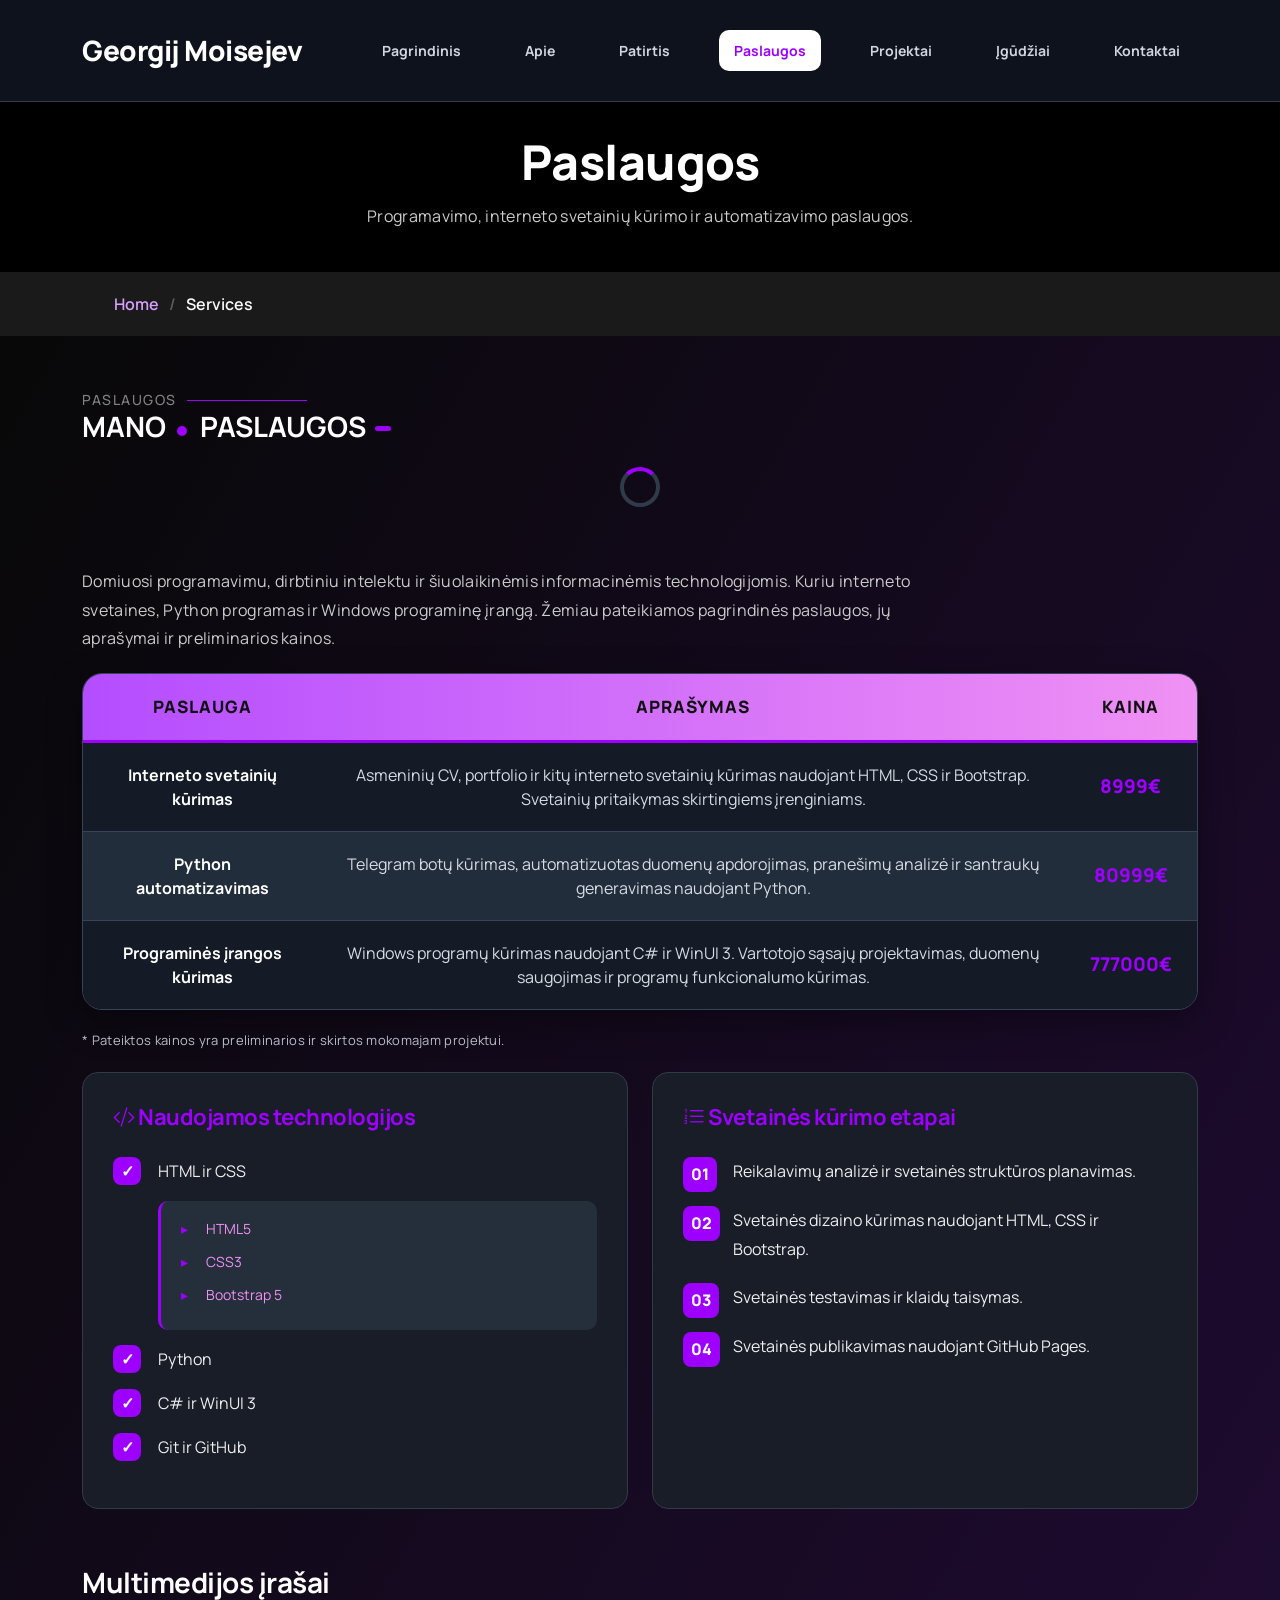
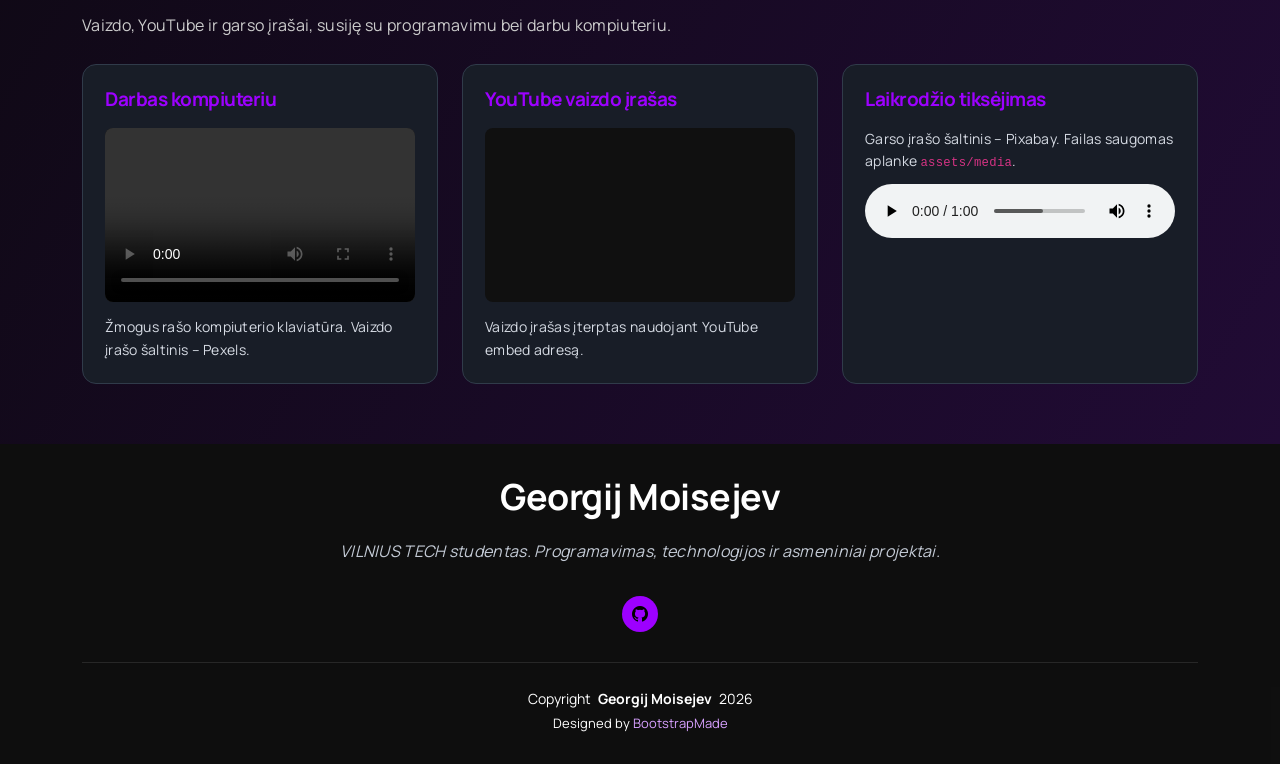
<file: services.html>
<!DOCTYPE html>
<html lang="lt">

<head>
  <meta charset="utf-8">
  <meta name="viewport" content="width=device-width, initial-scale=1.0">
  <title>Paslaugos | Georgij Moisejev</title>
  <meta name="description" content="Programavimo ir automatizavimo paslaugos">
  <meta name="keywords" content="Python, HTML, CSS, C#, WinUI 3">

  <!-- Favicons -->
  <link href="assets/img/favicon.png" rel="icon" type="image/png">
  <link href="assets/img/apple-touch-icon.png" rel="apple-touch-icon">

  <!-- Fonts -->
  <link href="https://fonts.googleapis.com" rel="preconnect">
  <link href="https://fonts.gstatic.com" rel="preconnect" crossorigin>
  <link href="https://fonts.googleapis.com/css2?family=Manrope:wght@400;500;600;700;800&display=swap" rel="stylesheet">

  <!-- Vendor CSS -->
  <link href="assets/vendor/bootstrap/css/bootstrap.min.css" rel="stylesheet">
  <link href="assets/vendor/bootstrap-icons/bootstrap-icons.css" rel="stylesheet">
  <link href="assets/vendor/aos/aos.css" rel="stylesheet">
  <link href="assets/vendor/swiper/swiper-bundle.min.css" rel="stylesheet">
  <link href="assets/vendor/glightbox/css/glightbox.min.css" rel="stylesheet">

  <link href="assets/css/main.css" rel="stylesheet">
<link href="assets/css/custom.css" rel="stylesheet">

<!--
    Template: Personal by BootstrapMade
    https://bootstrapmade.com/personal-free-resume-bootstrap-template/
    License: https://bootstrapmade.com/license/
  -->
</head>

<body class="services-page">

  <!-- Header -->
  <header id="header" class="header d-flex align-items-center fixed-top">
    <div class="container-fluid container-xl position-relative d-flex align-items-center justify-content-between">

      <a href="index.html" class="logo d-flex align-items-center">
        <h1 class="sitename">Georgij Moisejev</h1>
      </a>

      <nav id="navmenu" class="navmenu">
        <ul>
          <li><a href="index.html">Pagrindinis</a></li>
          <li><a href="about.html">Apie</a></li>
          <li><a href="resume.html">Patirtis</a></li>
          <li><a href="services.html" class="active">Paslaugos</a></li>
          <li><a href="portfolio.html">Projektai</a></li>
          <li><a href="skills.html">Įgūdžiai</a></li>
          <li><a href="contact.html">Kontaktai</a></li>
        </ul>
        <i class="mobile-nav-toggle d-xl-none bi bi-list"></i>
      </nav>

    </div>
  </header>

  <main class="main">

    <!-- Page Title -->
    <div class="page-title" data-aos="fade">
      <div class="heading">
        <div class="container">
          <div class="row d-flex justify-content-center text-center">
            <div class="col-lg-8">
              <h1>Paslaugos</h1>
              <p class="mb-0">
                Programavimo, interneto svetainių kūrimo
                ir automatizavimo paslaugos.
              </p>
            </div>
          </div>
        </div>
      </div>

      <nav class="breadcrumbs">
        <div class="container">
          <ol>
            <li><a href="index.html">Home</a></li>
            <li class="current">Services</li>
          </ol>
        </div>
      </nav>
    </div>
    <!-- End Page Title -->

    <!-- Services Section -->
    <section id="services" class="services section">
      <div class="container">

        <div class="section-title" data-aos="fade-up">
          <h2>Paslaugos</h2>
          <div>
            <span>Mano</span>
            <span class="description-title">paslaugos</span>
          </div>
        </div>

        <p class="services-intro" data-aos="fade-up">
          Domiuosi programavimu, dirbtiniu intelektu
          ir šiuolaikinėmis informacinėmis technologijomis.
          Kuriu interneto svetaines, Python programas
          ir Windows programinę įrangą.
          Žemiau pateikiamos pagrindinės paslaugos,
          jų aprašymai ir preliminarios kainos.
        </p>

        <!-- LD8: Table 4 x 3 -->
        <div class="services-table-wrapper"
             data-aos="fade-up"
             data-aos-delay="100">

          <table class="services-table">
            <thead>
              <tr>
                <th>Paslauga</th>
                <th>Aprašymas</th>
                <th>Kaina</th>
              </tr>
            </thead>

            <tbody>
              <tr>
                <td class="service-name">
                  Interneto svetainių kūrimas
                </td>
                <td class="service-description">
                  Asmeninių CV, portfolio ir kitų
                  interneto svetainių kūrimas
                  naudojant HTML, CSS ir Bootstrap.
                  Svetainių pritaikymas skirtingiems
                  įrenginiams.
                </td>
                <td class="price">8999€</td>
              </tr>

              <tr>
                <td class="service-name">
                  Python automatizavimas
                </td>
                <td class="service-description">
                  Telegram botų kūrimas,
                  automatizuotas duomenų apdorojimas,
                  pranešimų analizė ir santraukų
                  generavimas naudojant Python.
                </td>
                <td class="price">80999€</td>
              </tr>

              <tr>
                <td class="service-name">
                  Programinės įrangos kūrimas
                </td>
                <td class="service-description">
                  Windows programų kūrimas
                  naudojant C# ir WinUI 3.
                  Vartotojo sąsajų projektavimas,
                  duomenų saugojimas ir
                  programų funkcionalumo kūrimas.
                </td>
                <td class="price">777000€</td>
              </tr>
            </tbody>
          </table>
        </div>
        <!-- End Services Table -->

        <p class="services-note" data-aos="fade-up">
          * Pateiktos kainos yra preliminarios
          ir skirtos mokomajam projektui.
        </p>

        <!-- LD8: Lists -->
        <div class="services-lists">

          <div class="row gy-4">

            <!-- Unordered List -->
            <div class="col-lg-6"
                 data-aos="fade-up"
                 data-aos-delay="100">

              <div class="services-list-card">

                <h3>
                  <i class="bi bi-code-slash"></i>
                  Naudojamos technologijos
                </h3>

                <ul>
                  <li>
                    HTML ir CSS
                    <!-- Nested List -->
                    <ul>
                      <li>HTML5</li>
                      <li>CSS3</li>
                      <li>Bootstrap 5</li>
                    </ul>
                  </li>

                  <li>Python</li>
                  <li>C# ir WinUI 3</li>
                  <li>Git ir GitHub</li>
                </ul>

              </div>
            </div>

            <!-- Ordered List -->
            <div class="col-lg-6"
                 data-aos="fade-up"
                 data-aos-delay="200">

              <div class="services-list-card">

                <h3>
                  <i class="bi bi-list-ol"></i>
                  Svetainės kūrimo etapai
                </h3>

                <ol>
                  <li>
                    Reikalavimų analizė ir svetainės
                    struktūros planavimas.
                  </li>

                  <li>
                    Svetainės dizaino kūrimas
                    naudojant HTML, CSS ir Bootstrap.
                  </li>

                  <li>
                    Svetainės testavimas ir klaidų taisymas.
                  </li>

                  <li>
                    Svetainės publikavimas naudojant
                    GitHub Pages.
                  </li>
                </ol>

              </div>
            </div>

          </div>
        </div>
        <!-- End Lists -->
        <!-- LD8: papildoma užduotis - multimedijos įrašai -->
        <section class="services-media" aria-labelledby="media-title" data-aos="fade-up">
          <h2 id="media-title" class="media-section-title">Multimedijos įrašai</h2>
          <p class="media-section-intro">
            Vaizdo, YouTube ir garso įrašai, susiję su programavimu bei darbu kompiuteriu.
          </p>

          <div class="row gy-4">
            <div class="col-lg-4">
              <article class="media-card">
                <h3>Darbas kompiuteriu</h3>
                <div class="media-frame">
                  <video controls preload="metadata" playsinline aria-label="Vaizdo įrašas: žmogus rašo klaviatūra">
                    <source src="assets/media/typing-on-keyboard.mp4" type="video/mp4">
                  </video>
                </div>
                <p>Žmogus rašo kompiuterio klaviatūra. Vaizdo įrašo šaltinis – Pexels.</p>
              </article>
            </div>

            <div class="col-lg-4">
              <article class="media-card">
                <h3>YouTube vaizdo įrašas</h3>
                <div class="media-frame">
                  <iframe
                    src="https://www.youtube.com/embed/BoUVIhtqjAw"
                    title="YouTube vaizdo įrašas apie programavimą"
                    loading="lazy"
                    referrerpolicy="strict-origin-when-cross-origin"
                    allow="accelerometer; autoplay; clipboard-write; encrypted-media; gyroscope; picture-in-picture; web-share"
                    allowfullscreen></iframe>
                </div>
                <p>Vaizdo įrašas įterptas naudojant YouTube embed adresą.</p>
              </article>
            </div>

            <div class="col-lg-4">
              <article class="media-card">
                <h3>Laikrodžio tiksėjimas</h3>
                <p>Garso įrašo šaltinis – Pixabay. Failas saugomas aplanke <code>assets/media</code>.</p>
                <audio controls preload="metadata" aria-label="Laikrodžio tiksėjimo garso įrašas">
                  <source src="assets/media/quartz-clock-ticking.mp3" type="audio/mpeg">
                </audio>
              </article>
            </div>
          </div>
        </section>

      </div>
    </section>
    <!-- End Services Section -->

  </main>

  <!-- Footer -->
  <footer id="footer" class="footer dark-background">
    <div class="container">

      <h3 class="sitename">Georgij Moisejev</h3>

      <p>
        VILNIUS TECH studentas.
        Programavimas, technologijos ir asmeniniai projektai.
      </p>

      <div class="social-links d-flex justify-content-center">
        <a href="https://github.com/este-microondas"
           target="_blank"
           rel="noopener noreferrer">
          <i class="bi bi-github"></i>
        </a>
      </div>

      <div class="copyright">
        <span>Copyright</span>
        <strong class="px-1 sitename">Georgij Moisejev</strong>
        <span>2026</span>
      </div>

      <div class="credits">
        Designed by
        <a href="https://bootstrapmade.com/">BootstrapMade</a>
      </div>

    </div>
  </footer>

  <!-- Scroll Top -->
  <a href="#"
     id="scroll-top"
     class="scroll-top d-flex align-items-center justify-content-center">
    <i class="bi bi-arrow-up-short"></i>
  </a>

  <!-- Preloader -->
  <div id="preloader"></div>

  <!-- Vendor JS Files -->
  <script src="assets/vendor/bootstrap/js/bootstrap.bundle.min.js"></script>
  <script src="assets/vendor/php-email-form/validate.js"></script>
  <script src="assets/vendor/aos/aos.js"></script>
  <script src="assets/vendor/typed.js/typed.umd.js"></script>
  <script src="assets/vendor/purecounter/purecounter_vanilla.js"></script>
  <script src="assets/vendor/waypoints/noframework.waypoints.js"></script>
  <script src="assets/vendor/swiper/swiper-bundle.min.js"></script>
  <script src="assets/vendor/glightbox/js/glightbox.min.js"></script>
  <script src="assets/vendor/imagesloaded/imagesloaded.pkgd.min.js"></script>
  <script src="assets/vendor/isotope-layout/isotope.pkgd.min.js"></script>

  <!-- Main JS File -->
  <script src="assets/js/main.js"></script>

</body>
</html>
</file>
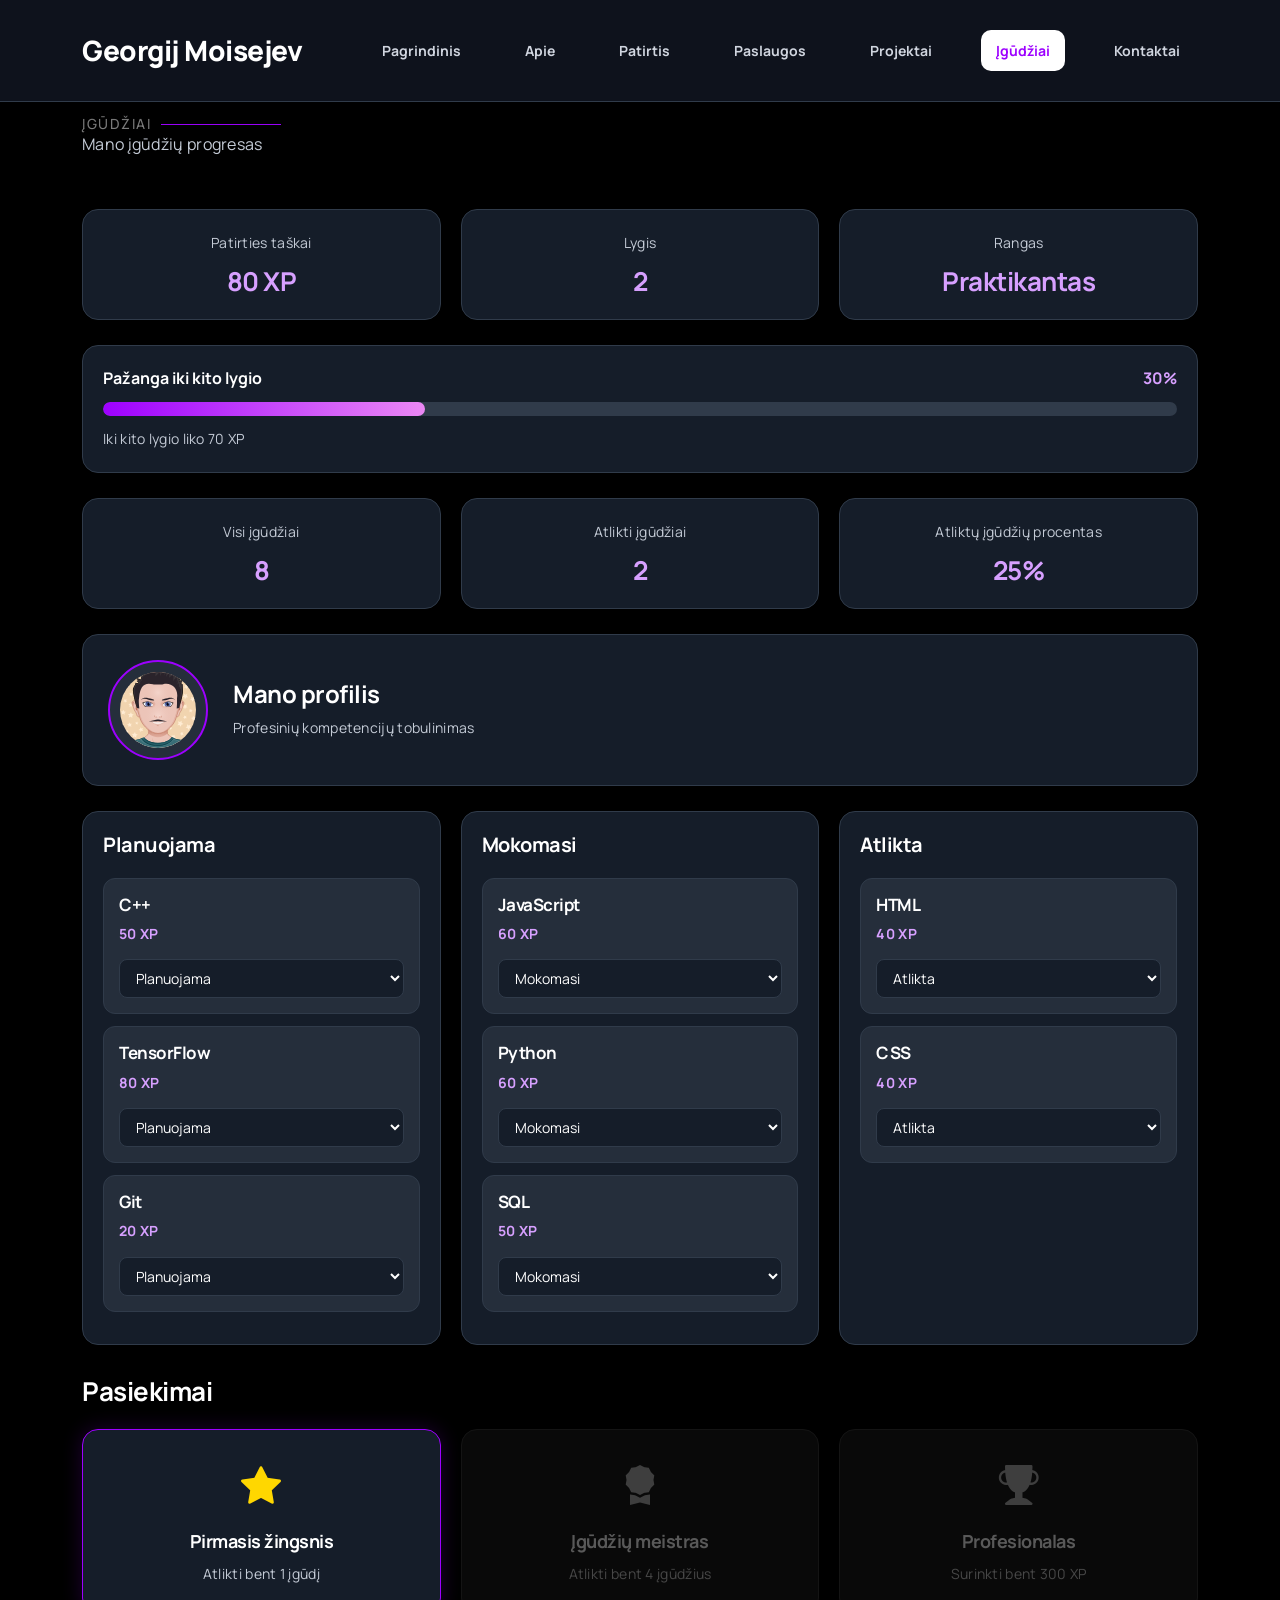
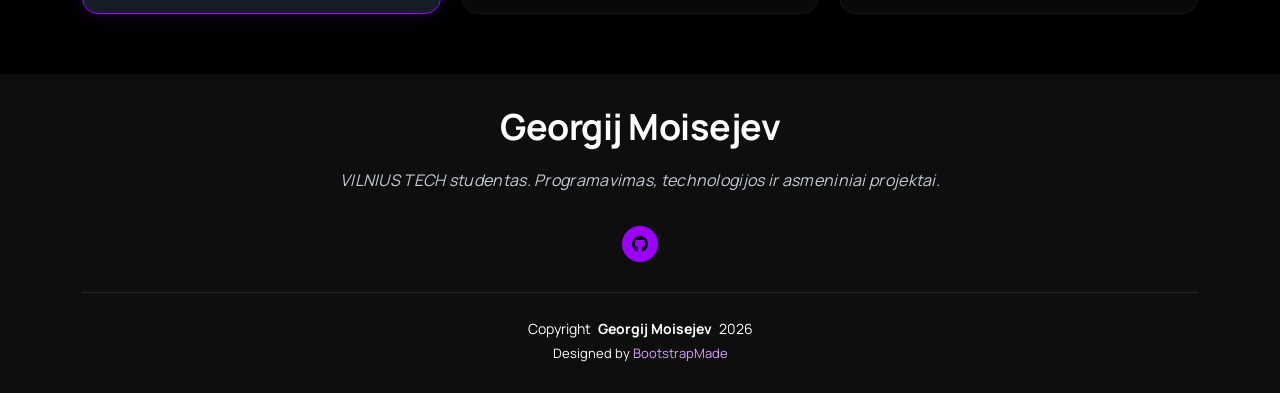
<file: skills.html>
<!DOCTYPE html>
<html lang="lt">

<head>
  <meta charset="UTF-8">
  <meta content="width=device-width, initial-scale=1.0" name="viewport">
  <meta name="author" content="Georgij Moisejev">
  <meta name="description" content="Mano įgūdžių progresas">
  <title>Įgūdžiai | Georgij Moisejev</title>

  <link rel="icon" type="image/png" href="assets/img/favicon.png?v=2">
  <link href="assets/img/apple-touch-icon.png" rel="apple-touch-icon">

  <link href="https://fonts.googleapis.com" rel="preconnect">
  <link href="https://fonts.gstatic.com" rel="preconnect" crossorigin>
  <link href="https://fonts.googleapis.com/css2?family=Manrope:wght@400;500;600;700;800&display=swap" rel="stylesheet">

  <link href="assets/vendor/bootstrap/css/bootstrap.min.css" rel="stylesheet">
  <link href="assets/vendor/bootstrap-icons/bootstrap-icons.css" rel="stylesheet">
  <link href="assets/vendor/aos/aos.css" rel="stylesheet">
  <link href="assets/vendor/swiper/swiper-bundle.min.css" rel="stylesheet">
  <link href="assets/vendor/glightbox/css/glightbox.min.css" rel="stylesheet">

  <link href="assets/css/main.css" rel="stylesheet">
  <link href="assets/css/custom.css" rel="stylesheet">
</head>

<body class="skills-page">

  <header id="header" class="header d-flex align-items-center fixed-top">
    <div class="container-fluid container-xl position-relative d-flex align-items-center justify-content-between">

      <a href="index.html" class="logo d-flex align-items-center">
        <h1 class="sitename">Georgij Moisejev</h1>
      </a>

      <nav id="navmenu" class="navmenu">
        <ul>
          <li><a href="index.html">Pagrindinis</a></li>
          <li><a href="about.html">Apie</a></li>
          <li><a href="resume.html">Patirtis</a></li>
          <li><a href="services.html">Paslaugos</a></li>
          <li><a href="portfolio.html">Projektai</a></li>
          <li><a href="skills.html" class="active">Įgūdžiai</a></li>
          <li><a href="contact.html">Kontaktai</a></li>
        </ul>
        <i class="mobile-nav-toggle d-xl-none bi bi-list"></i>
      </nav>

    </div>
  </header>

  <main class="main">

    <section id="skills" class="section" style="padding-top: 120px; min-height: 80vh;">
      <div class="container">

        <div class="section-title">
          <h2>Įgūdžiai</h2>
          <p>Mano įgūdžių progresas</p>
        </div>

<div class="xp-panel">

  <div class="xp-item">
    <p>Patirties taškai</p>
    <h3 id="total-xp">0 XP</h3>
  </div>

  <div class="xp-item">
    <p>Lygis</p>
    <h3 id="level">1</h3>
  </div>

  <div class="xp-item">
    <p>Rangas</p>
    <h3 id="rank">Pradedantysis</h3>
  </div>

</div>

<div class="xp-progress-panel">

  <div class="xp-progress-info">
    <span>Pažanga iki kito lygio</span>
    <span id="progress-percent">0%</span>
  </div>

  <div class="xp-progress-track">
    <div id="xp-progress-bar"></div>
  </div>

  <p id="progress-text"></p>

</div>

<div class="statistics-panel">

  <div class="xp-item">
    <p>Visi įgūdžiai</p>
    <h3 id="total-skills">0</h3>
  </div>

  <div class="xp-item">
    <p>Atlikti įgūdžiai</p>
    <h3 id="completed-skills">0</h3>
  </div>

  <div class="xp-item">
    <p>Atliktų įgūdžių procentas</p>
    <h3 id="completed-percent">0%</h3>
  </div>

</div>

<div class="avatar-panel">

  <img id="user-avatar"
       src="assets/img/level1.svg"
       alt="Vartotojo ikonėlė">

  <div>
    <h3>Mano profilis</h3>
    <p>Profesinių kompetencijų tobulinimas</p>
  </div>

</div>

<div class="kanban-board">
    
  <div class="kanban-column">
    <h3>Planuojama</h3>
    <div id="planuojama"></div>
  </div>

  <div class="kanban-column">
    <h3>Mokomasi</h3>
    <div id="mokomasi"></div>
  </div>

  <div class="kanban-column">
    <h3>Atlikta</h3>
    <div id="atlikta"></div>
  </div>

</div>

<div class="achievements-panel">

  <h3>Pasiekimai</h3>

  <div class="achievements-list">

    <div class="achievement" id="achievement1">
      <i class="bi bi-star-fill"></i>
      <h4>Pirmasis žingsnis</h4>
      <p>Atlikti bent 1 įgūdį</p>
    </div>

    <div class="achievement" id="achievement2">
      <i class="bi bi-award-fill"></i>
      <h4>Įgūdžių meistras</h4>
      <p>Atlikti bent 4 įgūdžius</p>
    </div>

    <div class="achievement" id="achievement3">
      <i class="bi bi-trophy-fill"></i>
      <h4>Profesionalas</h4>
      <p>Surinkti bent 300 XP</p>
    </div>

  </div>

</div>

      </div>
    </section>

  </main>

  <footer id="footer" class="footer dark-background">
    <div class="container">
      <h3 class="sitename">Georgij Moisejev</h3>
      <p>VILNIUS TECH studentas. Programavimas, technologijos ir asmeniniai projektai.</p>

      <div class="social-links d-flex justify-content-center">
        <a href="https://github.com/este-microondas" target="_blank" rel="noopener noreferrer">
          <i class="bi bi-github"></i>
        </a>
      </div>

      <div class="copyright">
        <span>Copyright</span>
        <strong class="px-1 sitename">Georgij Moisejev</strong>
        <span>2026</span>
      </div>

      <div class="credits">
        Designed by <a href="https://bootstrapmade.com/">BootstrapMade</a>
      </div>
    </div>
  </footer>

  <a href="#" id="scroll-top" class="scroll-top d-flex align-items-center justify-content-center">
    <i class="bi bi-arrow-up-short"></i>
  </a>

  <div id="preloader"></div>

  <script src="assets/vendor/bootstrap/js/bootstrap.bundle.min.js"></script>
  <script src="assets/vendor/php-email-form/validate.js"></script>
  <script src="assets/vendor/aos/aos.js"></script>
  <script src="assets/vendor/typed.js/typed.umd.js"></script>
  <script src="assets/vendor/purecounter/purecounter_vanilla.js"></script>
  <script src="assets/vendor/waypoints/noframework.waypoints.js"></script>
  <script src="assets/vendor/swiper/swiper-bundle.min.js"></script>
  <script src="assets/vendor/glightbox/js/glightbox.min.js"></script>
  <script src="assets/vendor/imagesloaded/imagesloaded.pkgd.min.js"></script>
  <script src="assets/vendor/isotope-layout/isotope.pkgd.min.js"></script>

  <script src="assets/js/main.js"></script>
  <script src="assets/js/custom.js"></script>
<script src="assets/js/skills.js"></script>
</body>

</html>
</file>
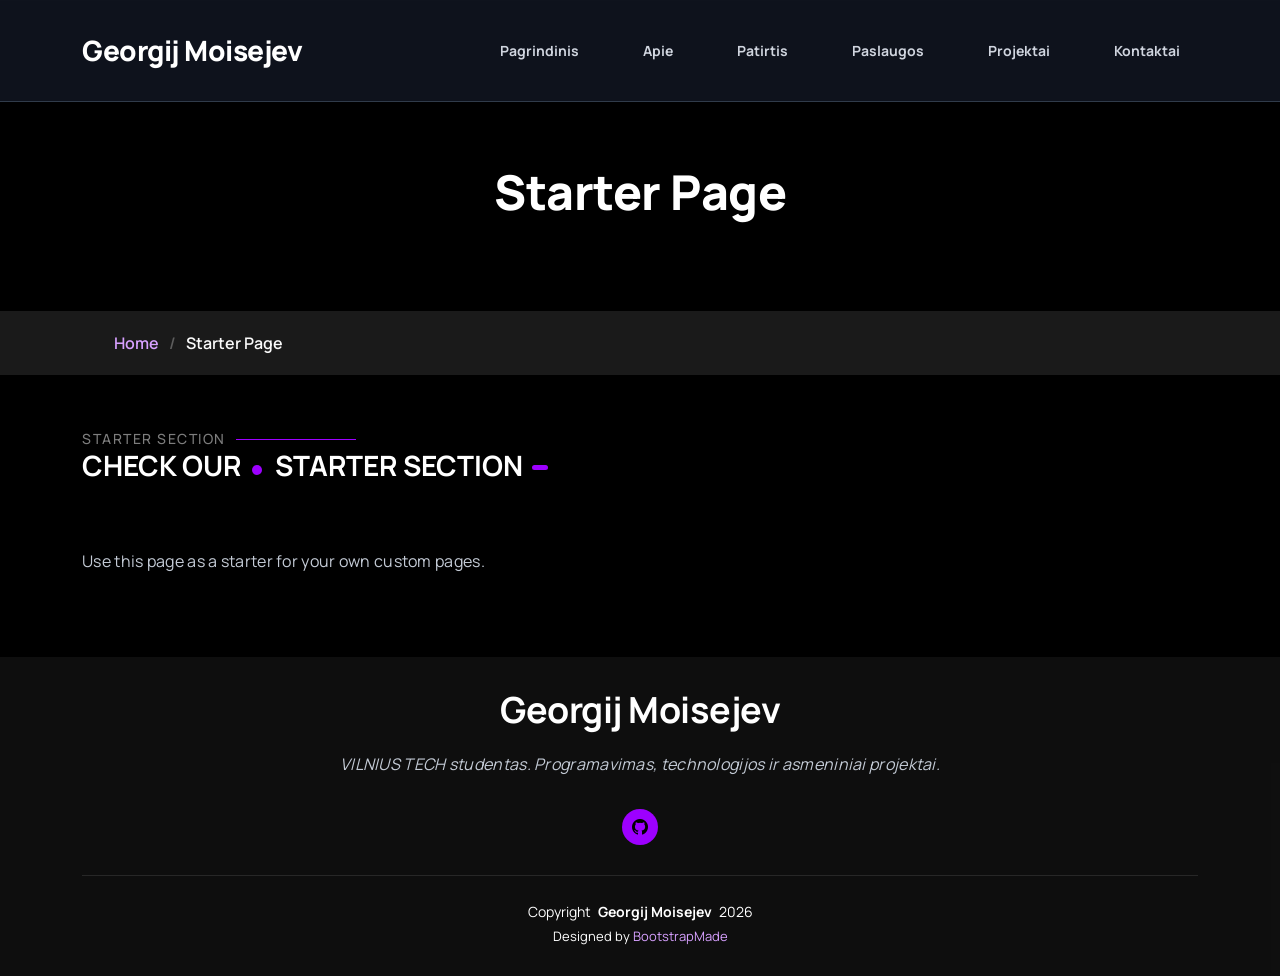
<file: starter-page.html>
<!DOCTYPE html>
<html lang="en">

<head>
  <meta charset="utf-8">
  <meta content="width=device-width, initial-scale=1.0" name="viewport">
  <title>Starter Page - Personal Bootstrap Template</title>
  <meta name="description" content="">
  <meta name="keywords" content="">

  <!-- Favicons -->
  <link href="assets/img/favicon.png" rel="icon">
  <link href="assets/img/apple-touch-icon.png" rel="apple-touch-icon">

  <!-- Fonts -->
  <link href="https://fonts.googleapis.com" rel="preconnect">
  <link href="https://fonts.gstatic.com" rel="preconnect" crossorigin>
  <link href="https://fonts.googleapis.com/css2?family=Manrope:wght@400;500;600;700;800&display=swap" rel="stylesheet">

  <!-- Vendor CSS Files -->
  <link href="assets/vendor/bootstrap/css/bootstrap.min.css" rel="stylesheet">
  <link href="assets/vendor/bootstrap-icons/bootstrap-icons.css" rel="stylesheet">
  <link href="assets/vendor/aos/aos.css" rel="stylesheet">
  <link href="assets/vendor/swiper/swiper-bundle.min.css" rel="stylesheet">
  <link href="assets/vendor/glightbox/css/glightbox.min.css" rel="stylesheet">

  <!-- Main CSS File -->
  <link href="assets/css/main.css" rel="stylesheet">
  <link href="assets/css/custom.css" rel="stylesheet">

  <!-- =======================================================
  * Template Name: Personal
  * Template URL: https://bootstrapmade.com/personal-free-resume-bootstrap-template/
  * Updated: Mar 05 2025 with Bootstrap v5.3.3
  * Author: BootstrapMade.com
  * License: https://bootstrapmade.com/license/
  ======================================================== -->
</head>

<body class="starter-page-page">

  <header id="header" class="header d-flex align-items-center fixed-top">
    <div class="container-fluid container-xl position-relative d-flex align-items-center justify-content-between">

      <a href="index.html" class="logo d-flex align-items-center">
        <!-- Uncomment the line below if you also wish to use an image logo -->
        <!-- <img src="assets/img/logo.webp" alt=""> -->
        <h1 class="sitename">Georgij Moisejev</h1>
      </a>

      <nav id="navmenu" class="navmenu">
        <ul>
          <li><a href="index.html">Pagrindinis</a></li>
          <li><a href="about.html">Apie</a></li>
          <li><a href="resume.html">Patirtis</a></li>
          <li><a href="services.html">Paslaugos</a></li>
          <li><a href="portfolio.html">Projektai</a></li>
          <li><a href="contact.html">Kontaktai</a></li>
        </ul>
        <i class="mobile-nav-toggle d-xl-none bi bi-list"></i>
      </nav>

    </div>
  </header>

  <main class="main">

    <!-- Page Title -->
    <div class="page-title" data-aos="fade">
      <div class="heading">
        <div class="container">
          <div class="row d-flex justify-content-center text-center">
            <div class="col-lg-8">
              <h1>Starter Page</h1>
            </div>
          </div>
        </div>
      </div>
      <nav class="breadcrumbs">
        <div class="container">
          <ol>
            <li><a href="index.html">Home</a></li>
            <li class="current">Starter Page</li>
          </ol>
        </div>
      </nav>
    </div><!-- End Page Title -->

    <!-- Starter Section Section -->
    <section id="starter-section" class="starter-section section">

      <!-- Section Title -->
      <div class="container section-title" data-aos="fade-up">
        <h2>Starter Section</h2>
        <div><span>Check Our</span> <span class="description-title">Starter Section</span></div>
      </div><!-- End Section Title -->

      <div class="container" data-aos="fade-up">
        <p>Use this page as a starter for your own custom pages.</p>
      </div>

    </section><!-- /Starter Section Section -->

  </main>

    <footer id="footer" class="footer dark-background">
    <div class="container">
      <h3 class="sitename">Georgij Moisejev</h3>
      <p>VILNIUS TECH studentas. Programavimas, technologijos ir asmeniniai projektai.</p>
      <div class="social-links d-flex justify-content-center">
        <a href="https://github.com/este-microondas" target="_blank" rel="noopener noreferrer" aria-label="Georgij Moisejev GitHub profilis">
          <i class="bi bi-github"></i>
        </a>
      </div>
      <div class="copyright">
        <span>Copyright</span>
        <strong class="px-1 sitename">Georgij Moisejev</strong>
        <span>2026</span>
      </div>
      <div class="credits">
        Designed by <a href="https://bootstrapmade.com/">BootstrapMade</a>
      </div>
    </div>
  </footer>

  <!-- Scroll Top -->
  <a href="#" id="scroll-top" class="scroll-top d-flex align-items-center justify-content-center"><i class="bi bi-arrow-up-short"></i></a>

  <!-- Preloader -->
  <div id="preloader"></div>

  <!-- Vendor JS Files -->
  <script src="assets/vendor/bootstrap/js/bootstrap.bundle.min.js"></script>
  <script src="assets/vendor/php-email-form/validate.js"></script>
  <script src="assets/vendor/aos/aos.js"></script>
  <script src="assets/vendor/typed.js/typed.umd.js"></script>
  <script src="assets/vendor/purecounter/purecounter_vanilla.js"></script>
  <script src="assets/vendor/waypoints/noframework.waypoints.js"></script>
  <script src="assets/vendor/swiper/swiper-bundle.min.js"></script>
  <script src="assets/vendor/glightbox/js/glightbox.min.js"></script>
  <script src="assets/vendor/imagesloaded/imagesloaded.pkgd.min.js"></script>
  <script src="assets/vendor/isotope-layout/isotope.pkgd.min.js"></script>

  <!-- Main JS File -->
  <script src="assets/js/main.js"></script>

</body>

</html>
</file>
<file: assets/css/custom.css>
/* 2a. Font-family: Manrope is loaded once from each page head. */

:root {
    --default-font: "Manrope", sans-serif;
    --heading-font: "Manrope", sans-serif;
    --nav-font: "Manrope", sans-serif;
}

/* 2b. stiliai */

h1, h2, h3, h4, h5, h6 {
    font-family: "Manrope", sans-serif;
    letter-spacing: -0.5px;
    line-height: 1.3;
}

h1, .page-title .heading h1 {
    font-size: 48px;
    font-weight: 800;
    color: #ffffff;
}

.page-title .heading p {
    max-width: 100%;
    margin-inline: auto;
    padding-inline: 12px;
    white-space: normal;
    overflow-wrap: anywhere;
}

h2, .about .content h2 {
    font-size: 32px;
    font-weight: 800;
    color: #9d00ff;
}

h3 {
    font-size: 26px;
    font-weight: 700;
    color: #ffffff;
}

h4 {
    font-size: 22px;
    font-weight: 700;
    color: #9d00ff;
}

h5 {
    font-size: 18px;
    font-weight: 600;
    color: #eeeeee;
}

h6 {
    font-size: 15px;
    font-weight: 600;
    color: #bbbbbb;
    text-transform: uppercase;
}

/* 2c. Pastraipu stilius */

p {
    font-size: 16px;
    line-height: 1.9;
    color: #c4cbd6;
    letter-spacing: 0.3px;
    margin-bottom: 20px;
}

.about .content p {
    padding-left: 16px;
    border-left: 3px solid #9d00ff;
    color: #e0e0e0;
}

/* 3. Mygtuku ir nuorodu stiliai */

/* 3a. Mygtukai */

:root,
.light-background,
.dark-background {
    --accent-color: #9d00ff;
}

button,
.btn,
.btn-get-started,
.contact .php-email-form button[type="submit"] {
    background-color: #9d00ff;
    color: #ffffff;
    border: 2px solid #9d00ff;
    padding: 12px 24px;
    border-radius: 12px;
    font-size: 15px;
    font-weight: 700;
    cursor: pointer;
    transition: all 0.3s ease;
}

/* Uzvedus pele ant mygtuko */

button:hover,
.btn:hover,
.btn-get-started:hover,
.contact .php-email-form button[type="submit"]:hover {
    background-color: #4d017d;
    color: #ffffff;
    border-color: #d38bff;
    transform: translateY(-3px);
    box-shadow: 0 8px 20px rgba(110, 1, 118, 0.3);
}

/* Paspaudus mygtuka */

button:active,
.btn:active,
.btn-get-started:active,
.contact .php-email-form button[type="submit"]:active {
    background-color: #9d00ff;
    border-color: #9d00ff;
    transform: translateY(1px);
    box-shadow: none;
}


/* 3b. Nuorodu stiliai */

main a:not(.btn):not(.btn-get-started),
footer a {
    color: #d7a0ff;
    text-decoration: none;
    transition: all 0.3s ease;
}

/* Uzvedus pele ant nuorodos */

main a:not(.btn):not(.btn-get-started):hover,
footer a:hover {
    color: #ffffff;
    text-decoration: underline;
    text-underline-offset: 4px;
}

/* Paspaudus nuoroda */

main a:not(.btn):not(.btn-get-started):active,
footer a:active {
    color: #d7a0ff;
}


/* 3c. Papildomas pakeitimas */

.navmenu a:hover,
.navmenu a.active {
    color: #9d00ff;
}

a:focus-visible,
button:focus-visible {
    outline: 2px solid #9d00ff;
    outline-offset: 3px;
}

/* 4. Elementu isdestymo atnaujinimas */

/* 4a. Margin ir Padding */

/* Apie sekcija */

#about {
    padding-top: 90px;
    padding-bottom: 80px;
}

#about .container > .row {
    margin-top: 20px;
    padding: 35px;
}

/* Patirtis sekcija */

#resume {
    padding-top: 110px;
    padding-bottom: 90px;
}

#resume .resume-title {
    margin-top: 30px;
    margin-bottom: 25px;
}

#resume .resume-item {
    padding: 25px;
    margin-bottom: 25px;
}

/* Projektai sekcija */

#portfolio {
    padding-top: 100px;
    padding-bottom: 100px;
}

#portfolio .isotope-layout {
    margin-top: 30px;
}

#portfolio .portfolio-item {
    padding: 12px;
}


/* 4b. Border Radius ir Box Shadow */

/* Apie turinio blokas */

#about .container > .row {
    background-color: #151d29;
    border: 1px solid #303b4a;
    border-radius: 24px;
    box-shadow: 0 12px 35px rgba(0, 0, 0, 0.3);
}

/* Apie nuotrauka */

#about .img-fluid {
    border-radius: 18px;
    box-shadow: 0 8px 25px rgba(0, 0, 0, 0.4);
}

/* Patirties blokai */

#resume .resume-item {
    background-color: #151d29;
    border: 1px solid #303b4a;
    border-left: 3px solid #ad00dd;
    border-radius: 16px;
    box-shadow: 0 8px 25px rgba(0, 0, 0, 0.25);
}

/* Projektu korteles */

#portfolio .portfolio-content {
    background-color: #151d29;
    border: 1px solid #303b4a;
    border-radius: 20px;
    overflow: hidden;
    box-shadow: 0 10px 30px rgba(0, 0, 0, 0.3);
    transition: all 0.3s ease;
}

/* Projektu korteles uzvedus pele */

#portfolio .portfolio-content:hover {
    transform: translateY(-5px);
    border-color: #9d00ff;
    box-shadow: 0 15px 40px rgba(0, 0, 0, 0.45);
}

/* Pritaikymas telefonams */

@media (max-width: 768px) {
    #about,
    #resume,
    #portfolio {
        padding-top: 60px;
        padding-bottom: 60px;
    }

    #about .container > .row {
        padding: 20px;
        margin-left: 0;
        margin-right: 0;
    }

    #resume .resume-item {
        padding: 20px;
    }
}

/* 5as */
/* 5a */

/* Navigacijos juostos fonas */

#header {
    background-color: rgba(15, 20, 30, 0.95);
    /* Backdrop-filter causes problems for the fixed mobile navigation overlay. */
    backdrop-filter: none;
    -webkit-backdrop-filter: none;
    border-bottom: 1px solid #303b4a;
    box-shadow: 0 5px 25px rgba(0, 0, 0, 0.3);
    padding: 15px 0;
}

/* Svetaines pavadinimas */

#header .sitename {
    color: #ffffff;
    font-size: 28px;
    font-weight: 800;
}

/* Navigacijos nuorodos */

@media (min-width: 1200px) {

    #header .navmenu a {
        color: #d0d5df;
        font-size: 14px;
        font-weight: 700;
        padding: 10px 15px;
        margin: 0 3px;
        border-radius: 10px;
        transition: all 0.3s ease;
    }

    /* Uzvedus pele */

    #header .navmenu a:hover {
        color: #d38bff;
        background-color: rgba(255, 255, 255, 0.1);
    }

    /* Aktyvus puslapis */

    #header .navmenu a.active {
        color: #9d00ff;
        background-color: #ffffff;
    }

    /* Paspaudus nuoroda */

    #header .navmenu a:active {
        color: #9d00ff;
        background-color: #ffffff;
    }

    /* Paslepiamas seno sablono pabraukimas */

    #header .navmenu a::before {
        display: none;
    }
}

/* Navigacija telefone */

@media (max-width: 1199px) {

    #header .navmenu ul {
        background-color: #151d29;
        border: 1px solid #303b4a;
        border-radius: 15px;
    }

    /* Mobile menu toggle must stay visible on the dark header. */
    #header .mobile-nav-toggle {
        display: grid;
        place-items: center;
        width: 44px;
        height: 44px;
        color: #ffffff;
        font-size: 28px;
        line-height: 1;
        margin-right: 0;
        cursor: pointer;
    }

    #header .navmenu a {
        color: #e7e7ed;
    }

    #header .navmenu a:hover {
        color: #d38bff;
        background-color: rgba(255, 255, 255, 0.1);
    }

    #header .navmenu a.active,
    #header .navmenu a:active {
        color: #9d00ff;
        background-color: #ffffff;
    }

    /* Keep the original template's mobile open/close mechanism. */
    .mobile-nav-active #header .navmenu > ul {
        display: block;
    }

    .mobile-nav-active #header .mobile-nav-toggle {
        color: #9d00ff;
        background-color: #ffffff;
        border-radius: 9px;
        padding: 4px 7px;
    }
}

/* 5b */

/* Progreso blokai */

#skills .progress {
    display: block;
    height: auto;
    background-color: #151d29;
    border: 1px solid #303b4a;
    border-radius: 15px;
    padding: 20px;
    margin-bottom: 20px;
    box-shadow: 0 8px 25px rgba(0, 0, 0, 0.25);
    transition: all 0.3s ease;
}

/* Efektas uzvedus pele */

#skills .progress:hover {
    border-color: #9d00ff;
    transform: translateY(-3px);
    box-shadow: 0 12px 30px rgba(0, 0, 0, 0.35);
}

/* Igudzio pavadinimas */

#skills .progress .skill {
    display: flex;
    justify-content: space-between;
    color: #ffffff;
    font-size: 14px;
    font-weight: 700;
    margin-bottom: 12px;
}

/* Procentu tekstas */

#skills .progress .skill .val {
    color: #d7a0ff;
    font-size: 14px;
    font-weight: 800;
    font-style: normal;
    float: none;
}

/* Progreso juostos fonas */

#skills .progress .progress-bar-wrap {
    background-color: #303b4a;
    height: 12px;
    border-radius: 10px;
    overflow: hidden;
}

/* Uzpildyta progreso juostos dalis */

#skills .progress .progress-bar {
    height: 12px;
    background: linear-gradient(90deg, #9d00ff, #eb88f4);
    border-radius: 10px;
    transition: width 1s ease;
}

/* LD8/LD9 Paslaugu puslapio stiliai: laikomi vienoje vietoje */

.services-page .page-title .heading {
    padding-top: 130px;
    padding-bottom: 40px;
}

.services-page .page-title h1 {
    color: #ffffff;
}

.services-page .page-title p,
.services-page .services-intro {
    color: #cccccc;
}

.services-page .services-intro {
    font-size: 16px;
    line-height: 1.8;
    max-width: 850px;
    margin-bottom: 20px;
}

.services-page .services-note {
    color: #b8bec8;
    font-size: 13px;
    margin-top: 18px;
}

.services-page .services-table {
    width: 100%;
    min-width: 600px;
    border-collapse: collapse;
    color: #ffffff;
}

.services-page .services-table th,
.services-page .services-table td {
    border-bottom: 1px solid #354458;
}

.services-page .services-table tbody tr:last-child td {
    border-bottom: 0;
}

.services-page .services-table .service-name {
    color: #ffffff;
    font-weight: 700;
}

.services-page .services-table .service-description {
    color: #d6dbe4;
}

.services-page .services-list-card {
    height: 100%;
    padding: 30px;
    background: #181d27;
    border: 1px solid #303b4a;
    border-radius: 16px;
}

.services-page .services-list-card h3 {
    color: #9d00ff;
    font-size: 22px;
    font-weight: 700;
    margin-bottom: 25px;
}

.services-page .services-list-card ul,
.services-page .services-list-card ol {
    line-height: 1.8;
}

.services-page .services-list-card li {
    margin-bottom: 8px;
}

.services-page .services-media {
    margin-top: 55px;
    background: transparent;
    padding: 0;
}

.services-page .media-section-title {
    color: #ffffff;
    font-size: 28px;
    font-weight: 700;
    margin-bottom: 12px;
}

.services-page .media-section-intro {
    color: #cccccc;
    line-height: 1.7;
    margin-bottom: 25px;
}

.services-page .media-card {
    height: 100%;
    padding: 22px;
    background: #181d27;
    border: 1px solid #303b4a;
    border-radius: 14px;
}

.services-page .media-card h3 {
    color: #9d00ff;
    font-size: 19px;
    font-weight: 700;
    margin-bottom: 16px;
}

.services-page .media-frame {
    width: 100%;
    aspect-ratio: 16 / 9;
    overflow: hidden;
    border-radius: 8px;
    background: #101010;
}

.services-page .media-frame video,
.services-page .media-frame iframe {
    display: block;
    width: 100%;
    height: 100%;
    border: 0;
}

.services-page .media-card audio {
    display: block;
    width: 100%;
    margin-top: 10px;
}

.services-page .media-card p {
    color: #d6dbe4;
    font-size: 14px;
    line-height: 1.6;
    margin: 14px 0 0;
}

@media (max-width: 575px) {
    .services-page .services-list-card,
    .services-page .media-card {
        padding: 20px;
    }
}

/* Papildoma 1. Sarasu stiliai */

/* 1a. Nenumeruotas sarasas */

.services-page .services-list-card > ul {
    list-style: none;
    padding-left: 0;
}

.services-page .services-list-card > ul > li {
    position: relative;
    padding-left: 45px;
    margin-bottom: 15px;
    color: #eeeeee;
}

/* Pasirinktiniai saraso simboliai */

.services-page .services-list-card > ul > li::before {
    content: "✓";
    position: absolute;
    left: 0;
    top: 0;
    width: 28px;
    height: 28px;
    background-color: #9d00ff;
    color: #ffffff;
    border-radius: 8px;
    text-align: center;
    line-height: 28px;
    font-weight: bold;
}


/* 1a. Numeruotas sarasas su CSS Counter */

.services-page .services-list-card > ol {
    list-style: none;
    padding-left: 0;
    counter-reset: zingsnis;
}

.services-page .services-list-card > ol > li {
    counter-increment: zingsnis;
    position: relative;
    padding-left: 50px;
    margin-bottom: 20px;
    color: #eeeeee;
}

/* Automatinis numeravimas */

.services-page .services-list-card > ol > li::before {
    content: counter(zingsnis, decimal-leading-zero);
    position: absolute;
    left: 0;
    top: 0;
    background-color: #9d00ff;
    color: #ffffff;
    padding: 3px 8px;
    border-radius: 8px;
    font-weight: 800;
}


/* 1b. Idetinio saraso stilius */

.services-page .services-list-card > ul > li > ul {
    list-style: none;
    background-color: #252e3b;
    border-left: 3px solid #9d00ff;
    border-radius: 10px;
    padding: 15px 20px;
    margin-top: 15px;
}

/* Idetinio saraso elementai */

.services-page .services-list-card > ul > li > ul > li {
    position: relative;
    padding-left: 25px;
    margin-bottom: 8px;
    color: #f091f4;
    font-size: 14px;
}

/* Idetinio saraso simboliai */

.services-page .services-list-card > ul > li > ul > li::before {
    content: "▸";
    position: absolute;
    left: 0;
    color: #9d00ff;
}

/* Papildoma 2. Lenteles stiliai */

/* 2a. Lenteles antrastines eilutes stilius */

.services-page .services-table thead {
    background: linear-gradient(90deg, #b44dff, #f091f4);
}

.services-page .services-table thead th {
    color: #111111;
    font-size: 17px;
    font-weight: 800;
    text-transform: uppercase;
    letter-spacing: 1px;
    border-bottom: 3px solid #9d00ff;
}


/* 2b. Zebra stilius */

/* Nelygines eilutes */

.services-page .services-table tbody tr:nth-child(odd) {
    background-color: #141b26;
}

/* Lygines eilutes */

.services-page .services-table tbody tr:nth-child(even) {
    background-color: #222d3b;
}

/* Efektas uzvedus pele ant eilutes */

.services-page .services-table tbody tr:hover {
    background-color: #354458;
    transition: background-color 0.3s ease;
}


/* 2c. Cell Padding ir lygiavimas centre */

.services-page .services-table th,
.services-page .services-table td {
    padding: 20px 25px;
    text-align: center;
    vertical-align: middle;
}

/* Papildomas lenteles apipavidalinimas */

.services-page .services-table-wrapper {
    border: 1px solid #354458;
    border-radius: 20px;
    overflow-x: auto;
    box-shadow: 0 12px 35px rgba(0, 0, 0, 0.35);
}

/* Kainu spalva */

.services-page .services-table .price {
    color: #9d00ff;
    font-size: 19px;
    font-weight: 800;
}

/* Pritaikymas telefonams */

@media (max-width: 768px) {

    .services-page .services-table th,
    .services-page .services-table td {
        padding: 12px 15px;
        font-size: 14px;
    }

}

/* 9 LD: likusiu zaliu akcentu pataisymas */

.services-page .services-list-card li::marker {
    color: #9d00ff;
}

/* Projektu korteles: stiliai is portfolio.html perkelti cia. */
.matlab-card {
    height: 100%;
    overflow: hidden;
    background: #181d27;
    border: 1px solid #303b4a;
    border-radius: 16px;
    transition: transform 0.25s ease, border-color 0.25s ease;
}

.matlab-card:hover {
    transform: translateY(-5px);
    border-color: #9d00ff;
}

.matlab-image {
    display: block;
    width: 100%;
    height: 250px;
    object-fit: contain;
    background: #f5f5f5;
}

.matlab-info {
    padding: 20px;
}

.matlab-info h4 {
    color: #ffffff;
    font-size: 19px;
    font-weight: 700;
    margin-bottom: 10px;
}

.matlab-info p {
    color: #d6dbe4;
    font-size: 14px;
    line-height: 1.6;
    margin-bottom: 15px;
}

.matlab-info a {
    color: #d7a0ff;
    font-size: 15px;
    text-decoration: none;
}

.matlab-info a:hover {
    color: #d38bff;
}

.matlab-label {
    display: block;
    color: #d7a0ff;
    font-size: 13px;
    font-weight: 700;
    margin-bottom: 10px;
}

/* LD10 - CSS animacijos */
/* 1. Dvi naujos animacijos */

/* 1a. Socialiniu tinklu ikonu animacija */

@keyframes socialFloat {
    0% {
        transform: translateY(0);
        opacity: 1;
    }

    30% {
        transform: translateY(-6px);
        opacity: 0.7;
    }

    60% {
        transform: translateY(3px);
        opacity: 0.9;
    }

    100% {
        transform: translateY(0);
        opacity: 1;
    }
}

.social-links a i {
    display: inline-block;
    animation: socialFloat 3s ease-in-out infinite;
}


/* 1b. Grizimo i virsu mygtuko animacija */

@keyframes arrowBounce {
    0% {
        transform: translateY(0);
        opacity: 1;
    }

    30% {
        transform: translateY(-7px);
        opacity: 0.7;
    }

    60% {
        transform: translateY(2px);
        opacity: 0.9;
    }

    100% {
        transform: translateY(0);
        opacity: 1;
    }
}

#scroll-top i {
    display: inline-block;
    animation: arrowBounce 2s ease-in-out infinite;
}

/* LD10 - 2. Loading Indicator */

/* Dekoratyvinis krovimo indikatorius */

.services-page #services .section-title::after {
    content: "";
    display: block;
    width: 40px;
    height: 40px;
    margin: 20px auto 0;

    border: 4px solid #303b4a;
    border-top: 4px solid #9d00ff;
    border-radius: 50%;

    animation: spinnerRotate 1s linear infinite;
}

/* Sukimosi animacija */

@keyframes spinnerRotate {
    0% {
        transform: rotate(0deg);
    }

    100% {
        transform: rotate(360deg);
    }
}

/* LD10 - 3. Dekoratyviniai pseudo-elementai */

/* 3a. Antrasciu dekoratyviniai elementai */

.section-title .description-title {
    position: relative;
    display: inline-block;
    padding: 0 28px;
}

/* Kairysis dekoratyvinis apskritimas */

.section-title .description-title::before {
    content: "";
    position: absolute;
    left: 5px;
    top: 50%;

    width: 10px;
    height: 10px;
    background-color: #9d00ff;
    border-radius: 50%;

    animation: decorFloat 2s ease-in-out infinite;
}

/* Desinioji dekoratyvine juostele */

.section-title .description-title::after {
    content: "";
    position: absolute;
    right: 3px;
    top: 50%;

    width: 16px;
    height: 5px;
    background-color: #9d00ff;
    border-radius: 5px;

    animation: decorPulse 2s ease-in-out infinite;
}


/* 3b. Pseudo-elementu animacijos */

/* Apskritimo judejimas */

@keyframes decorFloat {
    0% {
        transform: translateY(-50%);
        opacity: 1;
    }

    50% {
        transform: translateY(-100%);
        opacity: 0.5;
    }

    100% {
        transform: translateY(-50%);
        opacity: 1;
    }
}

/* Juosteles pulsavimas */

@keyframes decorPulse {
    0% {
        transform: translateY(-50%) scaleX(1);
        opacity: 1;
    }

    50% {
        transform: translateY(-50%) scaleX(0.5);
        opacity: 0.5;
    }

    100% {
        transform: translateY(-50%) scaleX(1);
        opacity: 1;
    }
}

/* Animaciju isjungimas pagal vartotojo nustatymus */

@media (prefers-reduced-motion: reduce) {
    .section-title .description-title::before,
    .section-title .description-title::after {
        animation: none;
    }
}

/* LD10 - Papildoma 1. Animuotas gradientinis fonas */

/* Paslaugu sekcijos fonas */

.services-page #services {
    background: linear-gradient(
        120deg,
        #080808,
        #210b35,
        #12051f,
        #080808
    );

    background-size: 300% 300%;
    animation: gradientMove 12s ease infinite;
}

/* Gradiento animacija */

@keyframes gradientMove {
    0% {
        background-position: 0% 50%;
    }

    25% {
        background-position: 50% 100%;
    }

    50% {
        background-position: 100% 50%;
    }

    75% {
        background-position: 50% 0%;
    }

    100% {
        background-position: 0% 50%;
    }
}

/* Pritaikymas sumazintam judejimui */

@media (prefers-reduced-motion: reduce) {
    .services-page #services {
        animation: none;
    }
}

/* LD10 - Papildoma 2. CSS figuros */

/* Figuru vieta Apie skiltyje */

#about .content > h2 {
    position: relative;
    padding-right: 120px;
    min-height: 88px;
}

/* 1. Besisukantis apskritimas */

#about .content > h2::before {
    content: "";
    position: absolute;
    right: 70px;
    top: 24px;

    width: 46px;
    height: 46px;

    border: 5px solid #9d00ff;
    border-right-color: transparent;
    border-bottom-color: #d28aff;
    border-radius: 50%;

    pointer-events: none;
    animation: aboutRotate 5s linear infinite;
}

/* Apskritimo sukimosi animacija */

@keyframes aboutRotate {
    0% {
        transform: rotate(0deg) scale(1);
    }

    50% {
        transform: rotate(180deg) scale(1.1);
    }

    100% {
        transform: rotate(360deg) scale(1);
    }
}


/* 2. Plaukiojantis trikampis */

#about .content > h2::after {
    content: "";
    position: absolute;
    right: 15px;
    top: 28px;

    width: 44px;
    height: 44px;

    background: linear-gradient(
        135deg,
        #9d00ff,
        #df9dff
    );

    clip-path: polygon(
        50% 0%,
        0% 100%,
        100% 100%
    );

    pointer-events: none;
    animation: aboutFloat 3s ease-in-out infinite;
}

/* Trikampio judejimo animacija */

@keyframes aboutFloat {
    0% {
        transform: translateY(0) rotate(-5deg);
    }

    50% {
        transform: translateY(-12px) rotate(7deg);
    }

    100% {
        transform: translateY(0) rotate(-5deg);
    }
}


/* Figuru pritaikymas telefonams */

@media (max-width: 575px) {
    #about .content > h2 {
        padding-right: 85px;
    }

    #about .content > h2::before {
        width: 28px;
        height: 28px;
        right: 44px;
        top: 20px;
    }

    #about .content > h2::after {
        width: 28px;
        height: 28px;
        right: 5px;
        top: 24px;
    }
}

/* Mazesnio judejimo nustatymai */

@media (prefers-reduced-motion: reduce) {
    #about .content > h2::before,
    #about .content > h2::after {
        animation: none;
    }
}

@media (prefers-reduced-motion: reduce) {
    .social-links a i,
    #scroll-top i,
    .services-page #services .section-title::after {
        animation: none;
    }
}


/* LD11 - Contact form */
.contact .php-email-form input[type="tel"],
.contact .php-email-form input[type="number"] {
  background-color: var(--background-color);
  color: var(--default-color);
  border: 1px solid color-mix(in srgb, var(--default-color), transparent 80%);
  border-radius: 0;
  padding: 10px 15px;
  font-size: 14px;
}

.contact .php-email-form input[type="tel"]:focus,
.contact .php-email-form input[type="number"]:focus {
  border-color: var(--accent-color);
  box-shadow: none;
}
.contact .php-email-form input[type="tel"]::placeholder {
  color: #666;
  opacity: 1;
}

.contact .php-email-form button:disabled {
  opacity: 0.4;
  cursor: not-allowed;
}

/* LD11 - Validacija */
.contact .php-email-form input.is-invalid {
  border-color: #ff5555;
}

.contact .validation-error {
  display: block;
  color: #ff5555;
  font-size: 13px;
  margin-top: 5px;
}

/* LD11 - Isvalyti mygtukas */
.contact .php-email-form #isvalyti {
  background: transparent;
  color: var(--default-color);
  border: 1px solid var(--accent-color);
  margin-left: 10px;
}

.contact .php-email-form #isvalyti:hover {
  background: var(--accent-color);
  color: var(--contrast-color);
}

/* LD12 - Skill Kanban */

#skills .kanban-board {
    display: grid !important;
    grid-template-columns: repeat(3, minmax(0, 1fr)) !important;
    gap: 20px;
    align-items: stretch;
}

#skills .kanban-column {
    background: #151d29;
    border: 1px solid #303b4a;
    border-radius: 16px;
    padding: 20px;
    min-height: 300px;
    min-width: 0;
    width: 100%;
}

#skills .kanban-column h3 {
    color: #ffffff;
    font-size: 20px;
    margin-bottom: 20px;
}

#skills .skill-card {
    background: #252e3b;
    border: 1px solid #303b4a;
    border-radius: 12px;
    padding: 15px;
    margin-bottom: 12px;
}

#skills .skill-card h4 {
    color: #ffffff;
    font-size: 17px;
    margin-bottom: 5px;
}

#skills .skill-card p {
    color: #d7a0ff;
    font-size: 14px;
    font-weight: 700;
    margin: 0;
}

#skills .section-title {
    padding-bottom: 30px;
}

@media (max-width: 768px) {
    #skills .kanban-board {
        grid-template-columns: 1fr !important;
    }
}

/* LD12 - Busenos keitimas */

#skills .skill-card select {
    width: 100%;
    margin-top: 12px;
    padding: 8px 12px;
    background: #151d29;
    color: #ffffff;
    border: 1px solid #303b4a;
    border-radius: 8px;
    font-family: inherit;
    font-size: 14px;
    cursor: pointer;
}

#skills .skill-card select:focus {
    outline: none;
    border-color: #9d00ff;
}

/* LD12 - XP, lygiai ir rangai */

#skills .xp-panel {
    display: grid;
    grid-template-columns: repeat(3, 1fr);
    gap: 20px;
    margin-bottom: 25px;
}

#skills .xp-item {
    background: #151d29;
    border: 1px solid #303b4a;
    border-radius: 16px;
    padding: 20px;
    text-align: center;
}

#skills .xp-item p {
    color: #c4cbd6;
    font-size: 14px;
    margin-bottom: 8px;
}

#skills .xp-item h3 {
    color: #d7a0ff;
    font-size: 26px;
    margin: 0;
}

@media (max-width: 768px) {
    #skills .xp-panel {
        grid-template-columns: 1fr;
    }
}

/* LD12 - XP progreso juosta */

#skills .xp-progress-panel {
    background: #151d29;
    border: 1px solid #303b4a;
    border-radius: 16px;
    padding: 20px;
    margin-bottom: 25px;
}

#skills .xp-progress-info {
    display: flex;
    justify-content: space-between;
    color: #ffffff;
    font-weight: 700;
    margin-bottom: 12px;
}

#skills .xp-progress-track {
    height: 14px;
    background: #303b4a;
    border-radius: 10px;
    overflow: hidden;
}

#skills #xp-progress-bar {
    width: 0%;
    height: 100%;
    background: linear-gradient(90deg, #9d00ff, #eb88f4);
    border-radius: 10px;
    transition: width 0.4s ease;
}

#skills #progress-percent {
    color: #d7a0ff;
}

#skills #progress-text {
    font-size: 14px;
    margin: 10px 0 0;
}

/* LD12 - Igudziu statistika */

#skills .statistics-panel {
    display: grid;
    grid-template-columns: repeat(3, minmax(0, 1fr));
    gap: 20px;
    margin-bottom: 25px;
}

@media (max-width: 768px) {
    #skills .statistics-panel {
        grid-template-columns: 1fr;
    }
}

/* LD12 - Vartotojo ikonele */

#skills .avatar-panel {
    display: flex;
    align-items: center;
    gap: 25px;
    background: #151d29;
    border: 1px solid #303b4a;
    border-radius: 16px;
    padding: 25px;
    margin-bottom: 25px;
}

#skills #user-avatar {
    width: 100px;
    height: 100px;
    object-fit: contain;
    background: #252e3b;
    border: 2px solid #9d00ff;
    border-radius: 50%;
    padding: 10px;
}

#skills .avatar-panel h3 {
    font-size: 24px;
    margin-bottom: 5px;
}

#skills .avatar-panel p {
    font-size: 14px;
    margin: 0;
}

/* LD12 - Papildoma uzduotis - Pasiekimai */

#skills .achievements-panel {
    margin-top: 30px;
}

#skills .achievements-panel > h3 {
    margin-bottom: 20px;
}

#skills .achievements-list {
    display: grid;
    grid-template-columns: repeat(3, minmax(0, 1fr));
    gap: 20px;
}

#skills .achievement {
    background: #151d29;
    border: 1px solid #303b4a;
    border-radius: 16px;
    padding: 25px;
    text-align: center;
    opacity: 0.35;
    filter: grayscale(100%);
    transition: all 0.4s ease;
}

#skills .achievement i {
    font-size: 40px;
    color: #d7a0ff;
}

#skills .achievement h4 {
    color: #ffffff;
    font-size: 18px;
    margin-top: 15px;
}

#skills .achievement p {
    font-size: 14px;
    margin: 0;
}

#skills .achievement.unlocked {
    opacity: 1;
    filter: grayscale(0);
    border-color: #9d00ff;
    box-shadow: 0 0 20px rgba(157, 0, 255, 0.2);
}

#skills .achievement.unlocked i {
    color: #ffd700;
}

@media (max-width: 768px) {
    #skills .achievements-list {
        grid-template-columns: 1fr;
    }
}
</file>
<file: assets/css/main.css>
/**
* Template Name: Personal
* Template URL: https://bootstrapmade.com/personal-free-resume-bootstrap-template/
* Updated: Mar 05 2025 with Bootstrap v5.3.3
* Author: BootstrapMade.com
* License: https://bootstrapmade.com/license/
*/

/*--------------------------------------------------------------
# Font & Color Variables
# Help: https://bootstrapmade.com/color-system/
--------------------------------------------------------------*/
/* Fonts */
:root {
  --default-font: "Roboto",  system-ui, -apple-system, "Segoe UI", Roboto, "Helvetica Neue", Arial, "Noto Sans", "Liberation Sans", sans-serif, "Apple Color Emoji", "Segoe UI Emoji", "Segoe UI Symbol", "Noto Color Emoji";
  --heading-font: "Raleway",  sans-serif;
  --nav-font: "Poppins",  sans-serif;
}

/* Global Colors - The following color variables are used throughout the website. Updating them here will change the color scheme of the entire website */
:root { 
  --background-color: #000000; /* Background color for the entire website, including individual sections */
  --default-color: #fafafa; /* Default color used for the majority of the text content across the entire website */
  --heading-color: #ffffff; /* Color for headings, subheadings and title throughout the website */
  --accent-color: #18d26e; /* Accent color that represents your brand on the website. It's used for buttons, links, and other elements that need to stand out */
  --surface-color: #1a1a1a; /* The surface color is used as a background of boxed elements within sections, such as cards, icon boxes, or other elements that require a visual separation from the global background. */
  --contrast-color: #000000; /* Contrast color for text, ensuring readability against backgrounds of accent, heading, or default colors. */
}

/* Nav Menu Colors - The following color variables are used specifically for the navigation menu. They are separate from the global colors to allow for more customization options */
:root {
  --nav-color: #fafafa;  /* The default color of the main navmenu links */
  --nav-hover-color: #18d26e; /* Applied to main navmenu links when they are hovered over or active */
  --nav-mobile-background-color: #1a1a1a; /* Used as the background color for mobile navigation menu */
  --nav-dropdown-background-color: #1a1a1a; /* Used as the background color for dropdown items that appear when hovering over primary navigation items */
  --nav-dropdown-color: #fafafa; /* Used for navigation links of the dropdown items in the navigation menu. */
  --nav-dropdown-hover-color: #18d26e; /* Similar to --nav-hover-color, this color is applied to dropdown navigation links when they are hovered over. */
}

/* Color Presets - These classes override global colors when applied to any section or element, providing reuse of the sam color scheme. */

.light-background {
  --background-color: #1a1a1a;
  --surface-color: #343434;
}

.dark-background {
  --background-color: rgba(15, 15, 15, 0.975);
  --default-color: #ffffff;
  --heading-color: #ffffff;
  --surface-color: #292929f9;
  --contrast-color: #000000;
}

/* Smooth scroll */
:root {
  scroll-behavior: smooth;
}

/*--------------------------------------------------------------
# General Styling & Shared Classes
--------------------------------------------------------------*/
body {
  color: var(--default-color);
  background-color: var(--background-color);
  font-family: var(--default-font);
}

a {
  color: var(--accent-color);
  text-decoration: none;
  transition: 0.3s;
}

a:hover {
  color: color-mix(in srgb, var(--accent-color), transparent 25%);
  text-decoration: none;
}

h1,
h2,
h3,
h4,
h5,
h6 {
  color: var(--heading-color);
  font-family: var(--heading-font);
}

/* PHP Email Form Messages
------------------------------*/
.php-email-form .error-message {
  display: none;
  background: #df1529;
  color: #ffffff;
  text-align: left;
  padding: 15px;
  margin-bottom: 24px;
  font-weight: 600;
}

.php-email-form .sent-message {
  display: none;
  color: #ffffff;
  background: #059652;
  text-align: center;
  padding: 15px;
  margin-bottom: 24px;
  font-weight: 600;
}

.php-email-form .loading {
  display: none;
  background: var(--surface-color);
  text-align: center;
  padding: 15px;
  margin-bottom: 24px;
}

.php-email-form .loading:before {
  content: "";
  display: inline-block;
  border-radius: 50%;
  width: 24px;
  height: 24px;
  margin: 0 10px -6px 0;
  border: 3px solid var(--accent-color);
  border-top-color: var(--surface-color);
  animation: php-email-form-loading 1s linear infinite;
}

@keyframes php-email-form-loading {
  0% {
    transform: rotate(0deg);
  }

  100% {
    transform: rotate(360deg);
  }
}

/*--------------------------------------------------------------
# Global Header
--------------------------------------------------------------*/
.header {
  --background-color: rgba(0, 0, 0, 0);
  color: var(--default-color);
  background-color: var(--background-color);
  padding: 15px 0;
  transition: all 0.5s;
  z-index: 997;
}

.header .logo {
  line-height: 1;
}

.header .logo img {
  max-height: 32px;
  margin-right: 8px;
}

.header .logo h1 {
  font-size: 30px;
  margin: 0;
  font-weight: 700;
  color: var(--heading-color);
}

.scrolled .header {
  box-shadow: 0px 0 18px rgba(0, 0, 0, 0.1);
}

/* Global Header on Scroll
------------------------------*/
.scrolled .header {
  --background-color: rgba(0, 0, 0, 0.8);
}

/*--------------------------------------------------------------
# Navigation Menu
--------------------------------------------------------------*/
/* Desktop Navigation */
@media (min-width: 1200px) {
  .navmenu {
    padding: 0;
  }

  .navmenu ul {
    margin: 0;
    padding: 0;
    display: flex;
    list-style: none;
    align-items: center;
  }

  .navmenu li {
    position: relative;
  }

  .navmenu>ul>li {
    white-space: nowrap;
    padding: 15px 14px;
  }

  .navmenu>ul>li:last-child {
    padding-right: 0;
  }

  .navmenu a,
  .navmenu a:focus {
    color: var(--nav-color);
    font-size: 15px;
    padding: 0 2px;
    font-family: var(--nav-font);
    font-weight: 400;
    display: flex;
    align-items: center;
    justify-content: space-between;
    white-space: nowrap;
    transition: 0.3s;
    position: relative;
  }

  .navmenu a i,
  .navmenu a:focus i {
    font-size: 12px;
    line-height: 0;
    margin-left: 5px;
    transition: 0.3s;
  }

  .navmenu>ul>li>a:before {
    content: "";
    position: absolute;
    height: 2px;
    bottom: -6px;
    left: 0;
    background-color: var(--nav-hover-color);
    visibility: hidden;
    width: 0px;
    transition: all 0.3s ease-in-out 0s;
  }

  .navmenu a:hover:before,
  .navmenu li:hover>a:before,
  .navmenu .active:before {
    visibility: visible;
    width: 25px;
  }

  .navmenu li:hover>a,
  .navmenu .active,
  .navmenu .active:focus {
    color: var(--nav-hover-color);
  }

  .navmenu .dropdown ul {
    margin: 0;
    padding: 10px 0;
    background: var(--nav-dropdown-background-color);
    display: block;
    position: absolute;
    visibility: hidden;
    left: 14px;
    top: 130%;
    opacity: 0;
    transition: 0.3s;
    border-radius: 4px;
    z-index: 99;
    box-shadow: 0px 0px 30px rgba(0, 0, 0, 0.1);
  }

  .navmenu .dropdown ul li {
    min-width: 200px;
  }

  .navmenu .dropdown ul a {
    padding: 10px 20px;
    font-size: 15px;
    text-transform: none;
    color: var(--nav-dropdown-color);
  }

  .navmenu .dropdown ul a i {
    font-size: 12px;
  }

  .navmenu .dropdown ul a:hover,
  .navmenu .dropdown ul .active:hover,
  .navmenu .dropdown ul li:hover>a {
    color: var(--nav-dropdown-hover-color);
  }

  .navmenu .dropdown:hover>ul {
    opacity: 1;
    top: 100%;
    visibility: visible;
  }

  .navmenu .dropdown .dropdown ul {
    top: 0;
    left: -90%;
    visibility: hidden;
  }

  .navmenu .dropdown .dropdown:hover>ul {
    opacity: 1;
    top: 0;
    left: -100%;
    visibility: visible;
  }
}

/* Mobile Navigation */
@media (max-width: 1199px) {
  .mobile-nav-toggle {
    color: var(--nav-color);
    font-size: 28px;
    line-height: 0;
    margin-right: 10px;
    cursor: pointer;
    transition: color 0.3s;
  }

  .navmenu {
    padding: 0;
    z-index: 9997;
  }

  .navmenu ul {
    display: none;
    list-style: none;
    position: absolute;
    inset: 60px 20px 20px 20px;
    padding: 10px 0;
    margin: 0;
    border-radius: 6px;
    background-color: var(--nav-mobile-background-color);
    border: 1px solid color-mix(in srgb, var(--default-color), transparent 90%);
    box-shadow: none;
    overflow-y: auto;
    transition: 0.3s;
    z-index: 9998;
  }

  .navmenu a,
  .navmenu a:focus {
    color: var(--nav-dropdown-color);
    padding: 10px 20px;
    font-family: var(--nav-font);
    font-size: 17px;
    font-weight: 500;
    display: flex;
    align-items: center;
    justify-content: space-between;
    white-space: nowrap;
    transition: 0.3s;
  }

  .navmenu a i,
  .navmenu a:focus i {
    font-size: 12px;
    line-height: 0;
    margin-left: 5px;
    width: 30px;
    height: 30px;
    display: flex;
    align-items: center;
    justify-content: center;
    border-radius: 50%;
    transition: 0.3s;
    background-color: color-mix(in srgb, var(--accent-color), transparent 90%);
  }

  .navmenu a i:hover,
  .navmenu a:focus i:hover {
    background-color: var(--accent-color);
    color: var(--contrast-color);
  }

  .navmenu a:hover,
  .navmenu .active,
  .navmenu .active:focus {
    color: var(--nav-dropdown-hover-color);
  }

  .navmenu .active i,
  .navmenu .active:focus i {
    background-color: var(--accent-color);
    color: var(--contrast-color);
    transform: rotate(180deg);
  }

  .navmenu .dropdown ul {
    position: static;
    display: none;
    z-index: 99;
    padding: 10px 0;
    margin: 10px 20px;
    background-color: var(--nav-dropdown-background-color);
    transition: all 0.5s ease-in-out;
  }

  .navmenu .dropdown ul ul {
    background-color: rgba(33, 37, 41, 0.1);
  }

  .navmenu .dropdown>.dropdown-active {
    display: block;
    background-color: rgba(33, 37, 41, 0.03);
  }

  .mobile-nav-active {
    overflow: hidden;
  }

  .mobile-nav-active .mobile-nav-toggle {
    color: #fff;
    position: absolute;
    font-size: 32px;
    top: 15px;
    right: 15px;
    margin-right: 0;
    z-index: 9999;
  }

  .mobile-nav-active .navmenu {
    position: fixed;
    overflow: hidden;
    inset: 0;
    background: rgba(33, 37, 41, 0.8);
    transition: 0.3s;
  }

  .mobile-nav-active .navmenu>ul {
    display: block;
  }
}

/*--------------------------------------------------------------
# Global Footer
--------------------------------------------------------------*/
.footer {
  color: var(--default-color);
  background-color: var(--background-color);
  font-size: 14px;
  text-align: center;
  padding: 30px 0;
  position: relative;
}

.footer h3 {
  font-size: 36px;
  font-weight: 700;
  position: relative;
  padding: 0;
  margin: 0 0 15px 0;
}

.footer p {
  font-size: 15;
  font-style: italic;
  padding: 0;
  margin: 0 0 30px 0;
}

.footer .social-links {
  margin: 0 0 30px 0;
}

.footer .social-links a {
  font-size: 16px;
  display: flex;
  align-items: center;
  justify-content: center;
  background: var(--accent-color);
  color: var(--contrast-color);
  line-height: 1;
  margin: 0 4px;
  border-radius: 50%;
  text-align: center;
  width: 36px;
  height: 36px;
  transition: 0.3s;
}

.footer .social-links a:hover {
  background: color-mix(in srgb, var(--accent-color), transparent 20%);
  text-decoration: none;
}

.footer .copyright {
  padding-top: 25px;
  border-top: 1px solid color-mix(in srgb, var(--default-color), transparent 90%);
}

.footer .credits {
  font-size: 13px;
  padding-top: 5px;
}

/*--------------------------------------------------------------
# Preloader
--------------------------------------------------------------*/
#preloader {
  position: fixed;
  inset: 0;
  z-index: 999999;
  overflow: hidden;
  background: var(--background-color);
  transition: all 0.6s ease-out;
}

#preloader:before {
  content: "";
  position: fixed;
  top: calc(50% - 30px);
  left: calc(50% - 30px);
  border: 6px solid #ffffff;
  border-color: var(--accent-color) transparent var(--accent-color) transparent;
  border-radius: 50%;
  width: 60px;
  height: 60px;
  animation: animate-preloader 1.5s linear infinite;
}

@keyframes animate-preloader {
  0% {
    transform: rotate(0deg);
  }

  100% {
    transform: rotate(360deg);
  }
}

/*--------------------------------------------------------------
# Scroll Top Button
--------------------------------------------------------------*/
.scroll-top {
  position: fixed;
  visibility: hidden;
  opacity: 0;
  right: 15px;
  bottom: -15px;
  z-index: 99999;
  background-color: var(--accent-color);
  width: 44px;
  height: 44px;
  border-radius: 50px;
  transition: all 0.4s;
}

.scroll-top i {
  font-size: 24px;
  color: var(--contrast-color);
  line-height: 0;
}

.scroll-top:hover {
  background-color: color-mix(in srgb, var(--accent-color), transparent 20%);
  color: var(--contrast-color);
}

.scroll-top.active {
  visibility: visible;
  opacity: 1;
  bottom: 15px;
}

/*--------------------------------------------------------------
# Disable aos animation delay on mobile devices
--------------------------------------------------------------*/
@media screen and (max-width: 768px) {
  [data-aos-delay] {
    transition-delay: 0 !important;
  }
}

/*--------------------------------------------------------------
# Global Page Titles & Breadcrumbs
--------------------------------------------------------------*/
.page-title {
  color: var(--default-color);
  background-color: var(--background-color);
  position: relative;
}

.page-title .heading {
  padding: 160px 0 80px 0;
  border-top: 1px solid color-mix(in srgb, var(--default-color), transparent 90%);
}

.page-title .heading h1 {
  font-size: 38px;
  font-weight: 700;
}

.page-title nav {
  background-color: color-mix(in srgb, var(--default-color), transparent 90%);
  padding: 20px 0;
}

.page-title nav ol {
  display: flex;
  flex-wrap: wrap;
  list-style: none;
  margin: 0;
  font-size: 16px;
  font-weight: 600;
}

.page-title nav ol li+li {
  padding-left: 10px;
}

.page-title nav ol li+li::before {
  content: "/";
  display: inline-block;
  padding-right: 10px;
  color: color-mix(in srgb, var(--default-color), transparent 70%);
}

/*--------------------------------------------------------------
# Global Sections
--------------------------------------------------------------*/
section,
.section {
  color: var(--default-color);
  background-color: var(--background-color);
  padding: 60px 0;
  scroll-margin-top: 100px;
  overflow: clip;
}

@media (max-width: 1199px) {

  section,
  .section {
    scroll-margin-top: 66px;
  }
}

/*--------------------------------------------------------------
# Global Section Titles
--------------------------------------------------------------*/
.section-title {
  padding-bottom: 60px;
  position: relative;
}

.section-title h2 {
  font-size: 14px;
  font-weight: 500;
  padding: 0;
  line-height: 1px;
  margin: 0;
  letter-spacing: 1.5px;
  text-transform: uppercase;
  color: color-mix(in srgb, var(--default-color), transparent 50%);
  position: relative;
}

.section-title h2::after {
  content: "";
  width: 120px;
  height: 1px;
  display: inline-block;
  background: var(--accent-color);
  margin: 4px 10px;
}

.section-title div {
  color: var(--heading-color);
  margin: 0;
  margin: 0;
  font-size: 28px;
  font-weight: 700;
  text-transform: uppercase;
  font-family: var(--heading-font);
}

/*--------------------------------------------------------------
# Hero Section
--------------------------------------------------------------*/
.hero {
  width: 100%;
  min-height: 100vh;
  position: relative;
  padding: 80px 0;
  display: flex;
  align-items: center;
  justify-content: center;
}

.hero img {
  position: absolute;
  inset: 0;
  display: block;
  width: 100%;
  height: 100%;
  object-fit: cover;
  z-index: 1;
}

.hero .container {
  position: relative;
  z-index: 3;
}

.hero h2 {
  margin: 0;
  font-size: 64px;
  font-weight: 700;
}

.hero p {
  margin: 5px 0 0 0;
  font-size: 26px;
}

.hero p span {
  letter-spacing: 1px;
  border-bottom: 2px solid var(--accent-color);
}

.hero .social-links {
  margin-top: 25px;
}

.hero .social-links a {
  background-color: color-mix(in srgb, var(--default-color), transparent 90%);
  color: var(--default-color);
  font-size: 14px;
  width: 40px;
  height: 40px;
  border-radius: 50px;
  display: inline-flex;
  align-items: center;
  justify-content: center;
  margin-right: 20px;
  transition: 0.3s;
}

.hero .social-links a:hover {
  background-color: var(--accent-color);
}

@media (max-width: 768px) {
  .hero h2 {
    font-size: 32px;
  }

  .hero p {
    font-size: 20px;
  }
}

/*--------------------------------------------------------------
# About Section
--------------------------------------------------------------*/
.about .content h2 {
  font-weight: 700;
  font-size: 24px;
}

.about .content ul {
  list-style: none;
  padding: 0;
}

.about .content ul li {
  margin-bottom: 20px;
  display: flex;
  align-items: center;
}

.about .content ul strong {
  margin-right: 10px;
}

.about .content ul i {
  font-size: 16px;
  margin-right: 5px;
  color: var(--accent-color);
  line-height: 0;
}

/*--------------------------------------------------------------
# Stats Section
--------------------------------------------------------------*/
.stats i {
  background-color: var(--surface-color);
  color: var(--accent-color);
  box-shadow: 0px 2px 25px rgba(0, 0, 0, 0.1);
  width: 54px;
  height: 54px;
  font-size: 24px;
  border-radius: 50px;
  border: 2px solid var(--background-color);
  display: inline-flex;
  align-items: center;
  justify-content: center;
  position: relative;
  z-index: 1;
}

.stats .stats-item {
  background-color: var(--surface-color);
  margin-top: -27px;
  padding: 30px 30px 25px 30px;
  width: 100%;
  position: relative;
  text-align: center;
  box-shadow: 0px 2px 35px rgba(0, 0, 0, 0.1);
  border-radius: 4px;
  z-index: 0;
}

.stats .stats-item span {
  font-size: 36px;
  display: block;
  font-weight: 700;
  color: color-mix(in srgb, var(--default-color), transparent 20%);
}

.stats .stats-item p {
  padding: 0;
  margin: 0;
  font-family: var(--heading-font);
  font-size: 16px;
}

/*--------------------------------------------------------------
# Skills Section
--------------------------------------------------------------*/
.skills .progress {
  height: 60px;
  display: block;
  background: none;
  border-radius: 0;
}

.skills .progress .skill {
  color: var(--heading-color);
  padding: 0;
  margin: 0 0 6px 0;
  text-transform: uppercase;
  display: block;
  font-weight: 600;
  font-family: var(--heading-font);
}

.skills .progress .skill .val {
  float: right;
  font-style: normal;
}

.skills .progress-bar-wrap {
  background: color-mix(in srgb, var(--default-color), transparent 90%);
  height: 10px;
}

.skills .progress-bar {
  width: 1px;
  height: 10px;
  transition: 0.9s;
  background-color: var(--accent-color);
}

/*--------------------------------------------------------------
# Interests Section
--------------------------------------------------------------*/
.interests .features-item {
  background-color: var(--surface-color);
  display: flex;
  align-items: center;
  padding: 20px;
  transition: 0.3s;
  border: 1px solid color-mix(in srgb, var(--default-color), transparent 90%);
  position: relative;
}

.interests .features-item i {
  font-size: 32px;
  padding-right: 10px;
  line-height: 0;
}

.interests .features-item h3 {
  font-weight: 700;
  margin: 0;
  padding: 0;
  line-height: 1;
  font-size: 16px;
}

.interests .features-item h3 a {
  color: var(--heading-color);
  transition: 0.3s;
}

.interests .features-item:hover {
  border-color: var(--accent-color);
}

.interests .features-item:hover h3 a {
  color: var(--accent-color);
}

/*--------------------------------------------------------------
# Testimonials Section
--------------------------------------------------------------*/
.testimonials .testimonials-carousel,
.testimonials .testimonials-slider {
  overflow: hidden;
}

.testimonials .testimonial-item {
  box-sizing: content-box;
  min-height: 320px;
}

.testimonials .testimonial-item .testimonial-img {
  width: 90px;
  border-radius: 50%;
  margin: -40px 0 0 40px;
  position: relative;
  z-index: 2;
  border: 6px solid var(--background-color);
}

.testimonials .testimonial-item h3 {
  font-size: 18px;
  font-weight: bold;
  margin: 10px 0 5px 45px;
}

.testimonials .testimonial-item h4 {
  font-size: 14px;
  color: color-mix(in srgb, var(--default-color), transparent 20%);
  margin: 0 0 0 45px;
}

.testimonials .testimonial-item .quote-icon-left,
.testimonials .testimonial-item .quote-icon-right {
  color: color-mix(in srgb, var(--accent-color), transparent 50%);
  font-size: 26px;
  line-height: 0;
}

.testimonials .testimonial-item .quote-icon-left {
  display: inline-block;
  left: -5px;
  position: relative;
}

.testimonials .testimonial-item .quote-icon-right {
  display: inline-block;
  right: -5px;
  position: relative;
  top: 10px;
  transform: scale(-1, -1);
}

.testimonials .testimonial-item p {
  font-style: italic;
  margin: 0 15px 0 15px;
  padding: 20px 20px 60px 20px;
  background: var(--surface-color);
  border-radius: 6px;
  position: relative;
  z-index: 1;
}

.testimonials .swiper-wrapper {
  height: auto;
}

.testimonials .swiper-pagination {
  margin-top: 20px;
  position: relative;
}

.testimonials .swiper-pagination .swiper-pagination-bullet {
  width: 12px;
  height: 12px;
  background-color: var(--background-color);
  opacity: 1;
  border: 1px solid var(--accent-color);
}

.testimonials .swiper-pagination .swiper-pagination-bullet-active {
  background-color: var(--accent-color);
}

/*--------------------------------------------------------------
# Resume Section
--------------------------------------------------------------*/
.resume .resume-title {
  color: var(--heading-color);
  font-size: 26px;
  font-weight: 700;
  margin-top: 20px;
  margin-bottom: 20px;
}

.resume .resume-item {
  padding: 0 0 20px 20px;
  margin-top: -2px;
  border-left: 2px solid var(--accent-color);
  position: relative;
}

.resume .resume-item h4 {
  line-height: 18px;
  font-size: 18px;
  font-weight: 600;
  text-transform: uppercase;
  color: color-mix(in srgb, var(--default-color), transparent 20%);
  margin-bottom: 10px;
}

.resume .resume-item h5 {
  font-size: 16px;
  padding: 5px 15px;
  display: inline-block;
  font-weight: 600;
  margin-bottom: 10px;
}

.resume .resume-item ul {
  padding-left: 20px;
}

.resume .resume-item ul li {
  padding-bottom: 10px;
}

.resume .resume-item:last-child {
  padding-bottom: 0;
}

.resume .resume-item::before {
  content: "";
  position: absolute;
  width: 16px;
  height: 16px;
  border-radius: 50px;
  left: -9px;
  top: 0;
  background: var(--background-color);
  border: 2px solid var(--accent-color);
}

/*--------------------------------------------------------------
# Services Section
--------------------------------------------------------------*/
.services .service-item {
  background-color: var(--surface-color);
  text-align: center;
  padding: 80px 20px;
  transition: all ease-in-out 0.3s;
  height: 100%;
}

.services .service-item .icon {
  margin: 0 auto;
  width: 64px;
  height: 64px;
  background: var(--accent-color);
  border-radius: 4px;
  display: flex;
  align-items: center;
  justify-content: center;
  margin-bottom: 20px;
  transition: 0.3s;
  transform-style: preserve-3d;
}

.services .service-item .icon i {
  color: var(--contrast-color);
  font-size: 28px;
  transition: ease-in-out 0.3s;
}

.services .service-item .icon::before {
  position: absolute;
  content: "";
  left: -8px;
  top: -8px;
  height: 100%;
  width: 100%;
  background: color-mix(in srgb, var(--accent-color), transparent 80%);
  border-radius: 5px;
  transition: all 0.3s ease-out 0s;
  transform: translateZ(-1px);
}

.services .service-item h3 {
  font-weight: 700;
  margin: 10px 0 15px 0;
  font-size: 22px;
}

.services .service-item p {
  line-height: 24px;
  font-size: 14px;
  margin-bottom: 0;
}

.services .service-item:hover {
  background: var(--accent-color);
  border-color: var(--accent-color);
}

.services .service-item:hover .icon {
  background: var(--surface-color);
}

.services .service-item:hover .icon i {
  color: var(--accent-color);
}

.services .service-item:hover .icon::before {
  background: color-mix(in srgb, var(--background-color), transparent 70%);
}

.services .service-item:hover h3,
.services .service-item:hover p {
  color: var(--contrast-color);
}

/*--------------------------------------------------------------
# Service Details Section
--------------------------------------------------------------*/
.service-details .services-list {
  background-color: var(--surface-color);
  padding: 10px 30px;
  border: 1px solid color-mix(in srgb, var(--default-color), transparent 90%);
  margin-bottom: 20px;
}

.service-details .services-list a {
  display: block;
  line-height: 1;
  padding: 8px 0 8px 15px;
  border-left: 3px solid color-mix(in srgb, var(--default-color), transparent 70%);
  margin: 20px 0;
  color: color-mix(in srgb, var(--default-color), transparent 20%);
  transition: 0.3s;
}

.service-details .services-list a.active {
  color: var(--heading-color);
  font-weight: 700;
  border-color: var(--accent-color);
}

.service-details .services-list a:hover {
  border-color: var(--accent-color);
}

.service-details .services-img {
  margin-bottom: 20px;
}

.service-details h3 {
  font-size: 26px;
  font-weight: 700;
}

.service-details h4 {
  font-size: 20px;
  font-weight: 700;
}

.service-details p {
  font-size: 15px;
}

.service-details ul {
  list-style: none;
  padding: 0;
  font-size: 15px;
}

.service-details ul li {
  padding: 5px 0;
  display: flex;
  align-items: center;
}

.service-details ul i {
  font-size: 20px;
  margin-right: 8px;
  color: var(--accent-color);
}

/*--------------------------------------------------------------
# Portfolio Section
--------------------------------------------------------------*/
.portfolio .portfolio-filters {
  padding: 0;
  margin: 0 auto 20px auto;
  list-style: none;
  text-align: center;
}

.portfolio .portfolio-filters li {
  cursor: pointer;
  display: inline-block;
  padding: 0;
  font-size: 18px;
  font-weight: 500;
  margin: 0 10px;
  line-height: 1;
  margin-bottom: 5px;
  transition: all 0.3s ease-in-out;
}

.portfolio .portfolio-filters li:hover,
.portfolio .portfolio-filters li.filter-active {
  color: var(--accent-color);
}

.portfolio .portfolio-filters li:first-child {
  margin-left: 0;
}

.portfolio .portfolio-filters li:last-child {
  margin-right: 0;
}

@media (max-width: 575px) {
  .portfolio .portfolio-filters li {
    font-size: 14px;
    margin: 0 5px;
  }
}

.portfolio .portfolio-content {
  position: relative;
  overflow: hidden;
}

.portfolio .portfolio-content img {
  transition: 0.3s;
}

.portfolio .portfolio-content .portfolio-info {
  opacity: 0;
  position: absolute;
  inset: 0;
  z-index: 3;
  transition: all ease-in-out 0.3s;
  background: rgba(0, 0, 0, 0.6);
  padding: 15px;
}

.portfolio .portfolio-content .portfolio-info h4 {
  font-size: 14px;
  padding: 5px 10px;
  font-weight: 400;
  color: #ffffff;
  display: inline-block;
  background-color: var(--accent-color);
}

.portfolio .portfolio-content .portfolio-info p {
  position: absolute;
  bottom: 10px;
  text-align: center;
  display: inline-block;
  left: 0;
  right: 0;
  font-size: 16px;
  font-weight: 600;
  color: rgba(255, 255, 255, 0.8);
}

.portfolio .portfolio-content .portfolio-info .preview-link,
.portfolio .portfolio-content .portfolio-info .details-link {
  position: absolute;
  left: calc(50% - 40px);
  font-size: 26px;
  top: calc(50% - 14px);
  color: #fff;
  transition: 0.3s;
  line-height: 1.2;
}

.portfolio .portfolio-content .portfolio-info .preview-link:hover,
.portfolio .portfolio-content .portfolio-info .details-link:hover {
  color: var(--accent-color);
}

.portfolio .portfolio-content .portfolio-info .details-link {
  left: 50%;
  font-size: 34px;
  line-height: 0;
}

.portfolio .portfolio-content:hover .portfolio-info {
  opacity: 1;
}

.portfolio .portfolio-content:hover img {
  transform: scale(1.1);
}

/*--------------------------------------------------------------
# Portfolio Details Section
--------------------------------------------------------------*/
.portfolio-details .portfolio-details-slider img {
  width: 100%;
}

.portfolio-details .portfolio-details-slider .swiper-pagination {
  margin-top: 20px;
  position: relative;
}

.portfolio-details .portfolio-details-slider .swiper-pagination .swiper-pagination-bullet {
  width: 12px;
  height: 12px;
  background-color: color-mix(in srgb, var(--default-color), transparent 85%);
  opacity: 1;
}

.portfolio-details .portfolio-details-slider .swiper-pagination .swiper-pagination-bullet-active {
  background-color: var(--accent-color);
}

.portfolio-details .portfolio-info {
  background-color: var(--surface-color);
  padding: 30px;
  box-shadow: 0px 0 30px rgba(0, 0, 0, 0.1);
}

.portfolio-details .portfolio-info h3 {
  font-size: 22px;
  font-weight: 700;
  margin-bottom: 20px;
  padding-bottom: 20px;
  border-bottom: 1px solid color-mix(in srgb, var(--default-color), transparent 85%);
}

.portfolio-details .portfolio-info ul {
  list-style: none;
  padding: 0;
  font-size: 15px;
}

.portfolio-details .portfolio-info ul li+li {
  margin-top: 10px;
}

.portfolio-details .portfolio-description {
  padding-top: 30px;
}

.portfolio-details .portfolio-description h2 {
  font-size: 26px;
  font-weight: 700;
  margin-bottom: 20px;
}

.portfolio-details .portfolio-description p {
  padding: 0;
  color: color-mix(in srgb, var(--default-color), transparent 30%);
}

/*--------------------------------------------------------------
# Starter Section Section
--------------------------------------------------------------*/
.starter-section {
  /* Add your styles here */
}

/*--------------------------------------------------------------
# Contact Section
--------------------------------------------------------------*/
.contact .info-item {
  box-shadow: 0px 0px 20px rgba(0, 0, 0, 0.1);
  padding: 20px 30px;
}

.contact .info-item .icon {
  color: var(--contrast-color);
  background-color: var(--accent-color);
  width: 56px;
  height: 56px;
  font-size: 24px;
  display: flex;
  justify-content: center;
  align-items: center;
  transition: all 0.3s ease-in-out;
  border-radius: 50%;
  margin-right: 15px;
}

.contact .info-item h3 {
  font-size: 18px;
  font-weight: 700;
  margin: 0 0 2px 0;
}

.contact .info-item p {
  padding: 0;
  margin-bottom: 0;
  font-size: 14px;
}

.contact .info-item .social-links a {
  font-size: 24px;
  display: inline-block;
  line-height: 1;
  margin: 4px 6px 0 0;
  transition: 0.3s;
  color: color-mix(in srgb, var(--default-color), transparent 50%);
}

.contact .info-item .social-links a:hover {
  color: var(--accent-color);
}

.contact .php-email-form {
  box-shadow: 0px 0px 20px rgba(0, 0, 0, 0.1);
  padding: 30px;
  margin-top: 30px;
}

@media (max-width: 575px) {
  .contact .php-email-form {
    padding: 20px;
  }
}

.contact .php-email-form input[type=text],
.contact .php-email-form input[type=email],
.contact .php-email-form textarea {
  color: var(--default-color);
  background-color: color-mix(in srgb, var(--background-color), transparent 50%);
  border-color: color-mix(in srgb, var(--default-color), transparent 80%);
  font-size: 14px;
  padding: 10px 15px;
  box-shadow: none;
  border-radius: 0;
}

.contact .php-email-form input[type=text]:focus,
.contact .php-email-form input[type=email]:focus,
.contact .php-email-form textarea:focus {
  border-color: var(--accent-color);
}

.contact .php-email-form input[type=text]::placeholder,
.contact .php-email-form input[type=email]::placeholder,
.contact .php-email-form textarea::placeholder {
  color: color-mix(in srgb, var(--default-color), transparent 70%);
}

.contact .php-email-form button[type=submit] {
  color: var(--contrast-color);
  background: var(--accent-color);
  border: 0;
  padding: 10px 30px;
  transition: 0.4s;
  border-radius: 50px;
}

.contact .php-email-form button[type=submit]:hover {
  background: color-mix(in srgb, var(--accent-color), transparent 20%);
}
/* Keep images responsive while preserving their natural proportions. */
img {
  max-width: 100%;
  height: auto;
}
</file>
